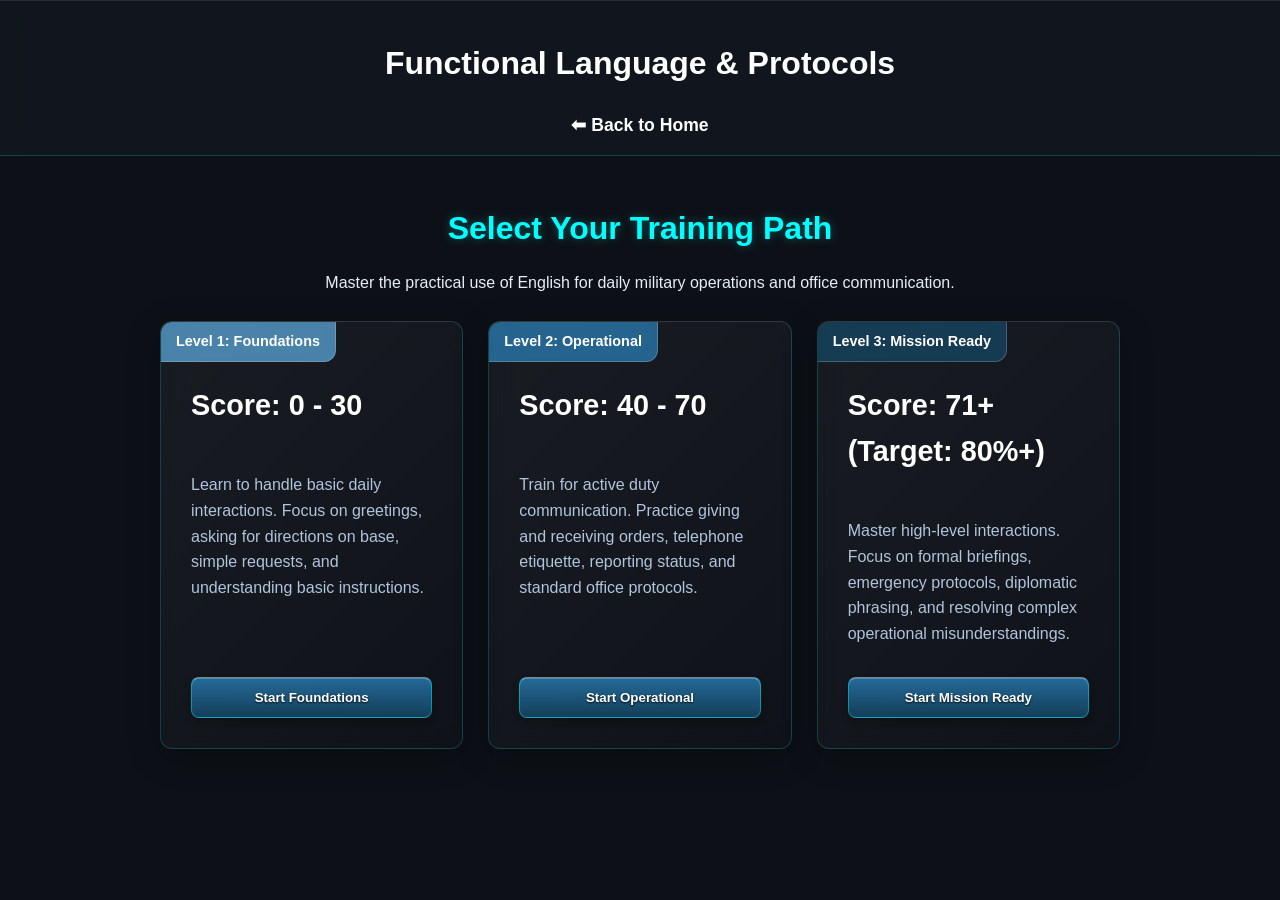
<file: functional.html>
<!DOCTYPE html>
<html lang="en">
<head>
    <meta charset="UTF-8">
    <meta name="viewport" content="width=device-width, initial-scale=1.0">
    <title>ECL Functional Language</title>
    <link rel="stylesheet" href="style.css">
</head>
<body>

<header>
    <h1>Functional Language & Protocols</h1>
    <nav>
        <ul>
            <li><a href="index.html">⬅ Back to Home</a></li>
        </ul>
    </nav>
</header>

<main>
    <section class="level-section">
        <div class="section-header">
            <h2>Select Your Training Path</h2>
            <p>Master the practical use of English for daily military operations and office communication.</p>
        </div>
        
        <div class="levels-grid">
            <div class="level-card beginner">
                <div class="level-badge">Level 1: Foundations</div>
                <h3>Score: 0 - 30</h3>
                <p>Learn to handle basic daily interactions. Focus on greetings, asking for directions on base, simple requests, and understanding basic instructions.</p>
                <button class="btn-study">Start Foundations</button>
            </div>

            <div class="level-card intermediate">
                <div class="level-badge">Level 2: Operational</div>
                <h3>Score: 40 - 70</h3>
                <p>Train for active duty communication. Practice giving and receiving orders, telephone etiquette, reporting status, and standard office protocols.</p>
                <button class="btn-study">Start Operational</button>
            </div>

            <div class="level-card advanced">
                <div class="level-badge">Level 3: Mission Ready</div>
                <h3>Score: 71+ (Target: 80%+)</h3>
                <p>Master high-level interactions. Focus on formal briefings, emergency protocols, diplomatic phrasing, and resolving complex operational misunderstandings.</p>
                <button class="btn-study">Start Mission Ready</button>
            </div>
        </div>
    </section>
</main>

<script src="script.js"></script>
</body>
</html>
</file>
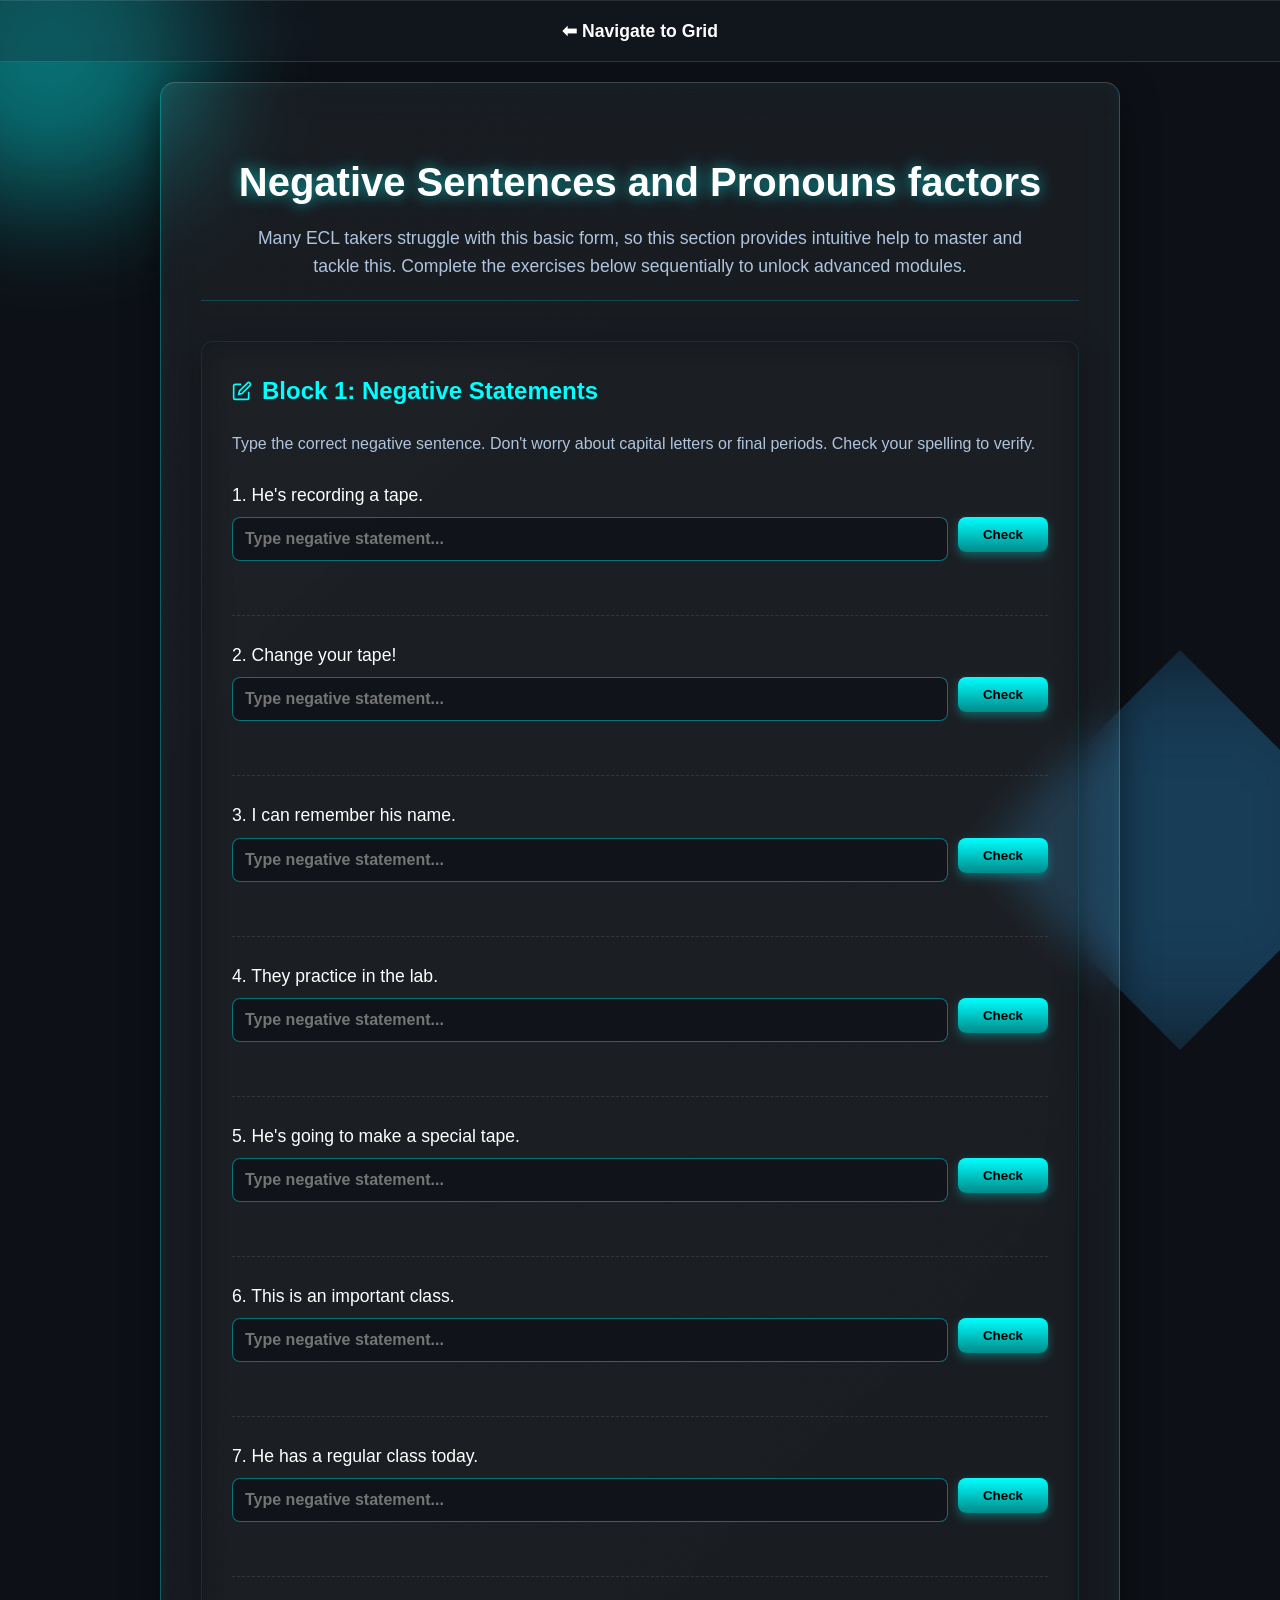
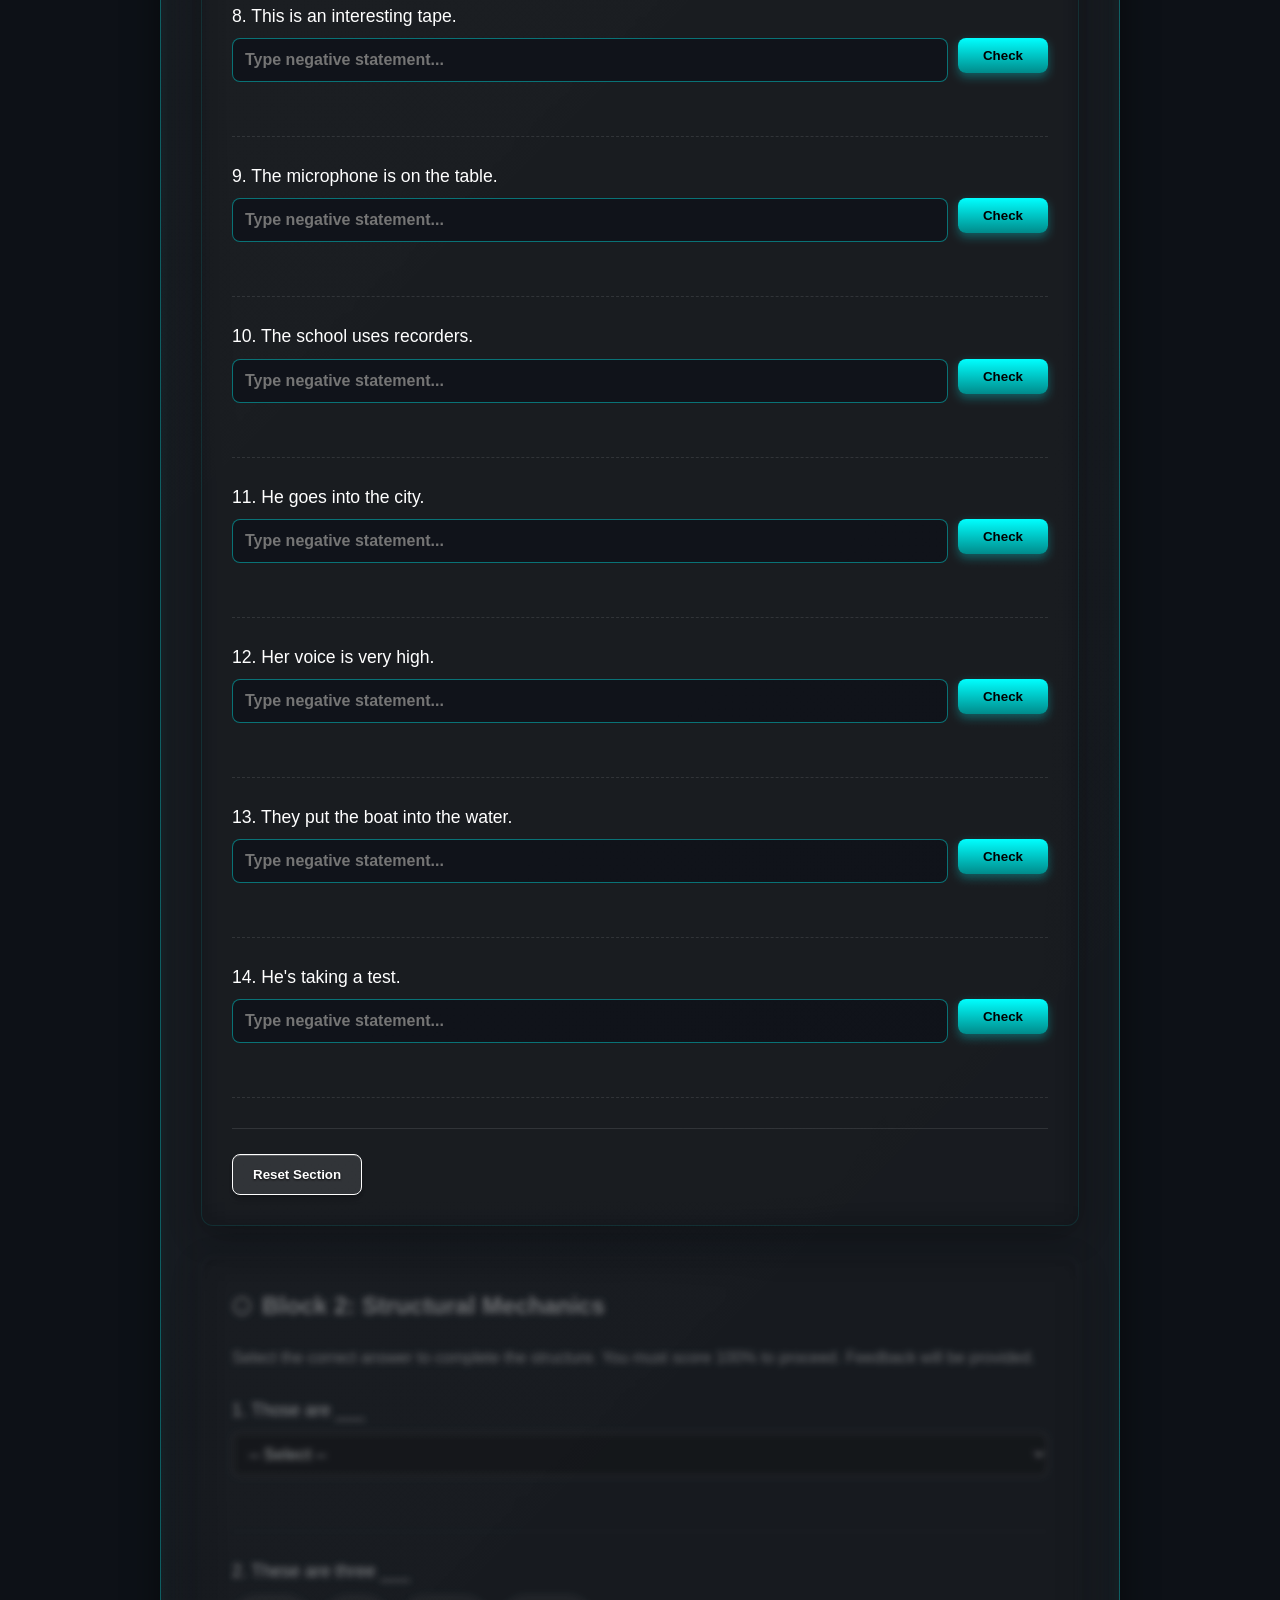
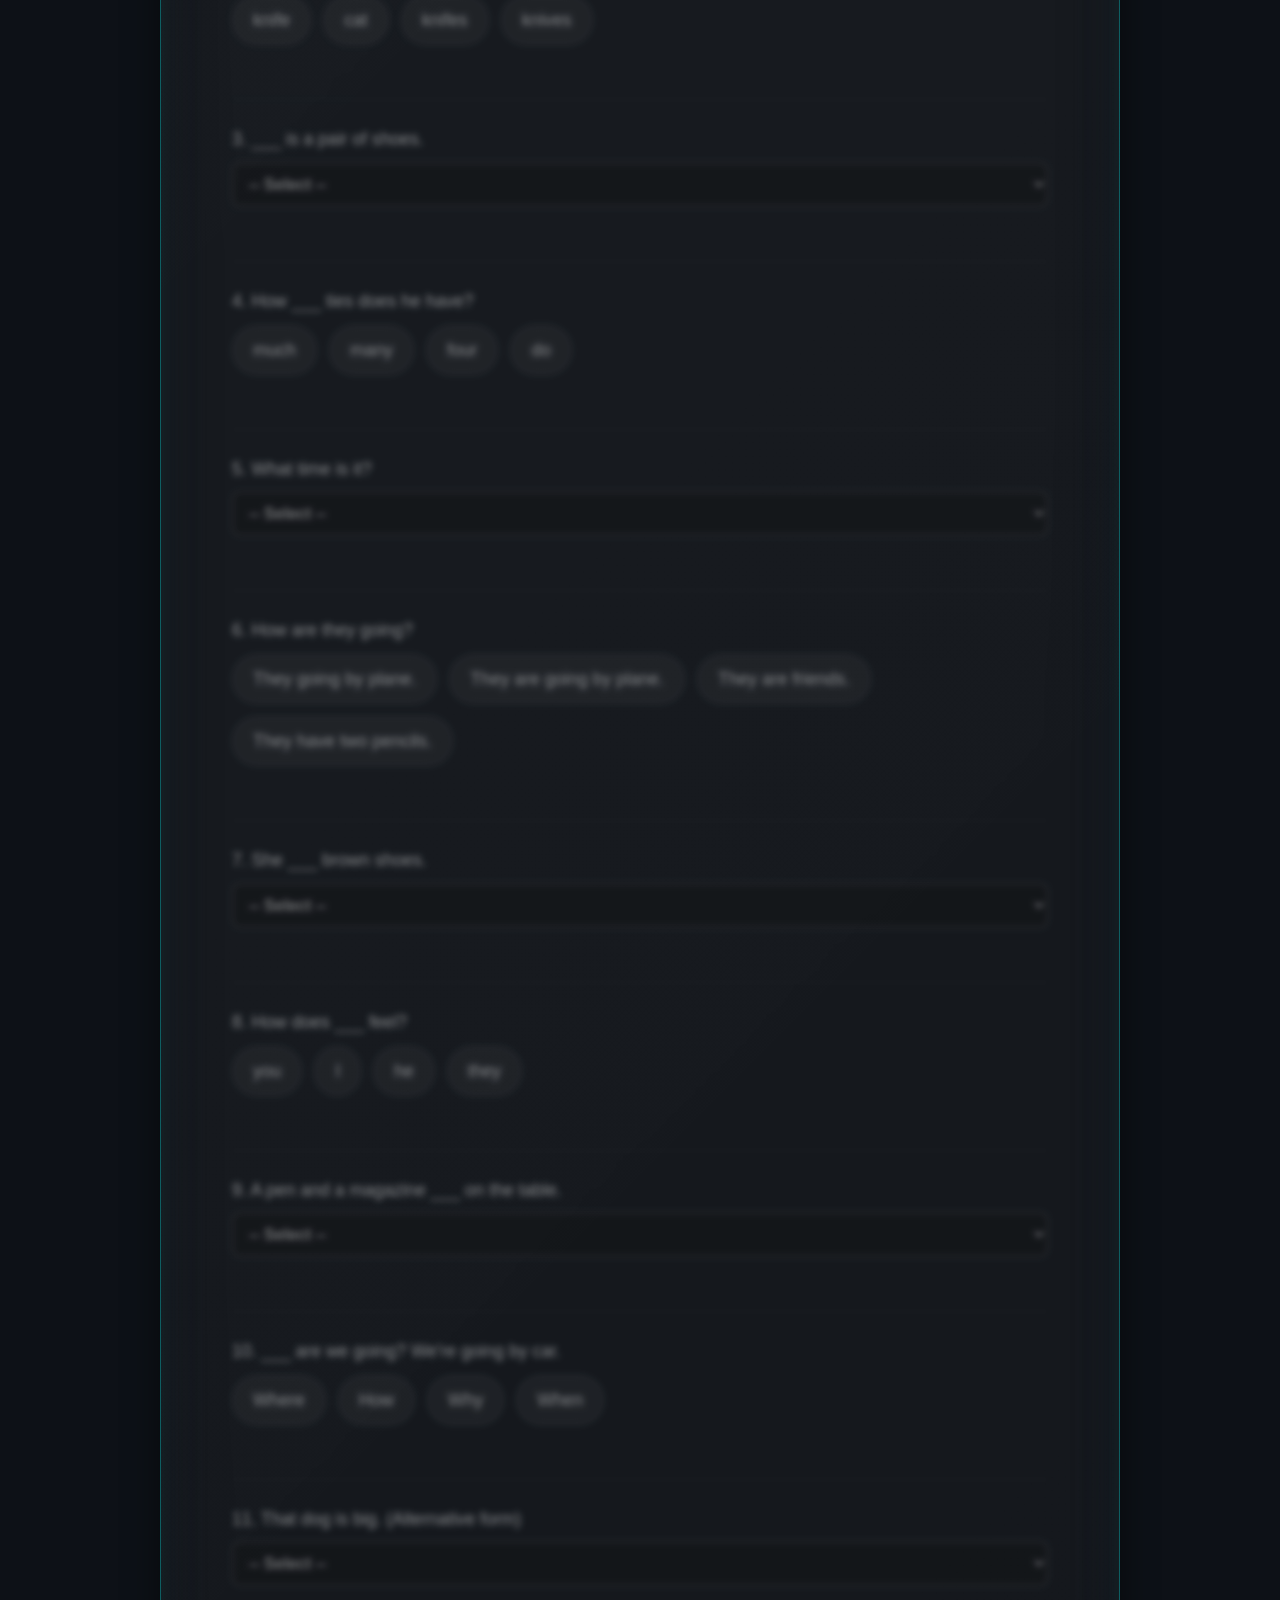
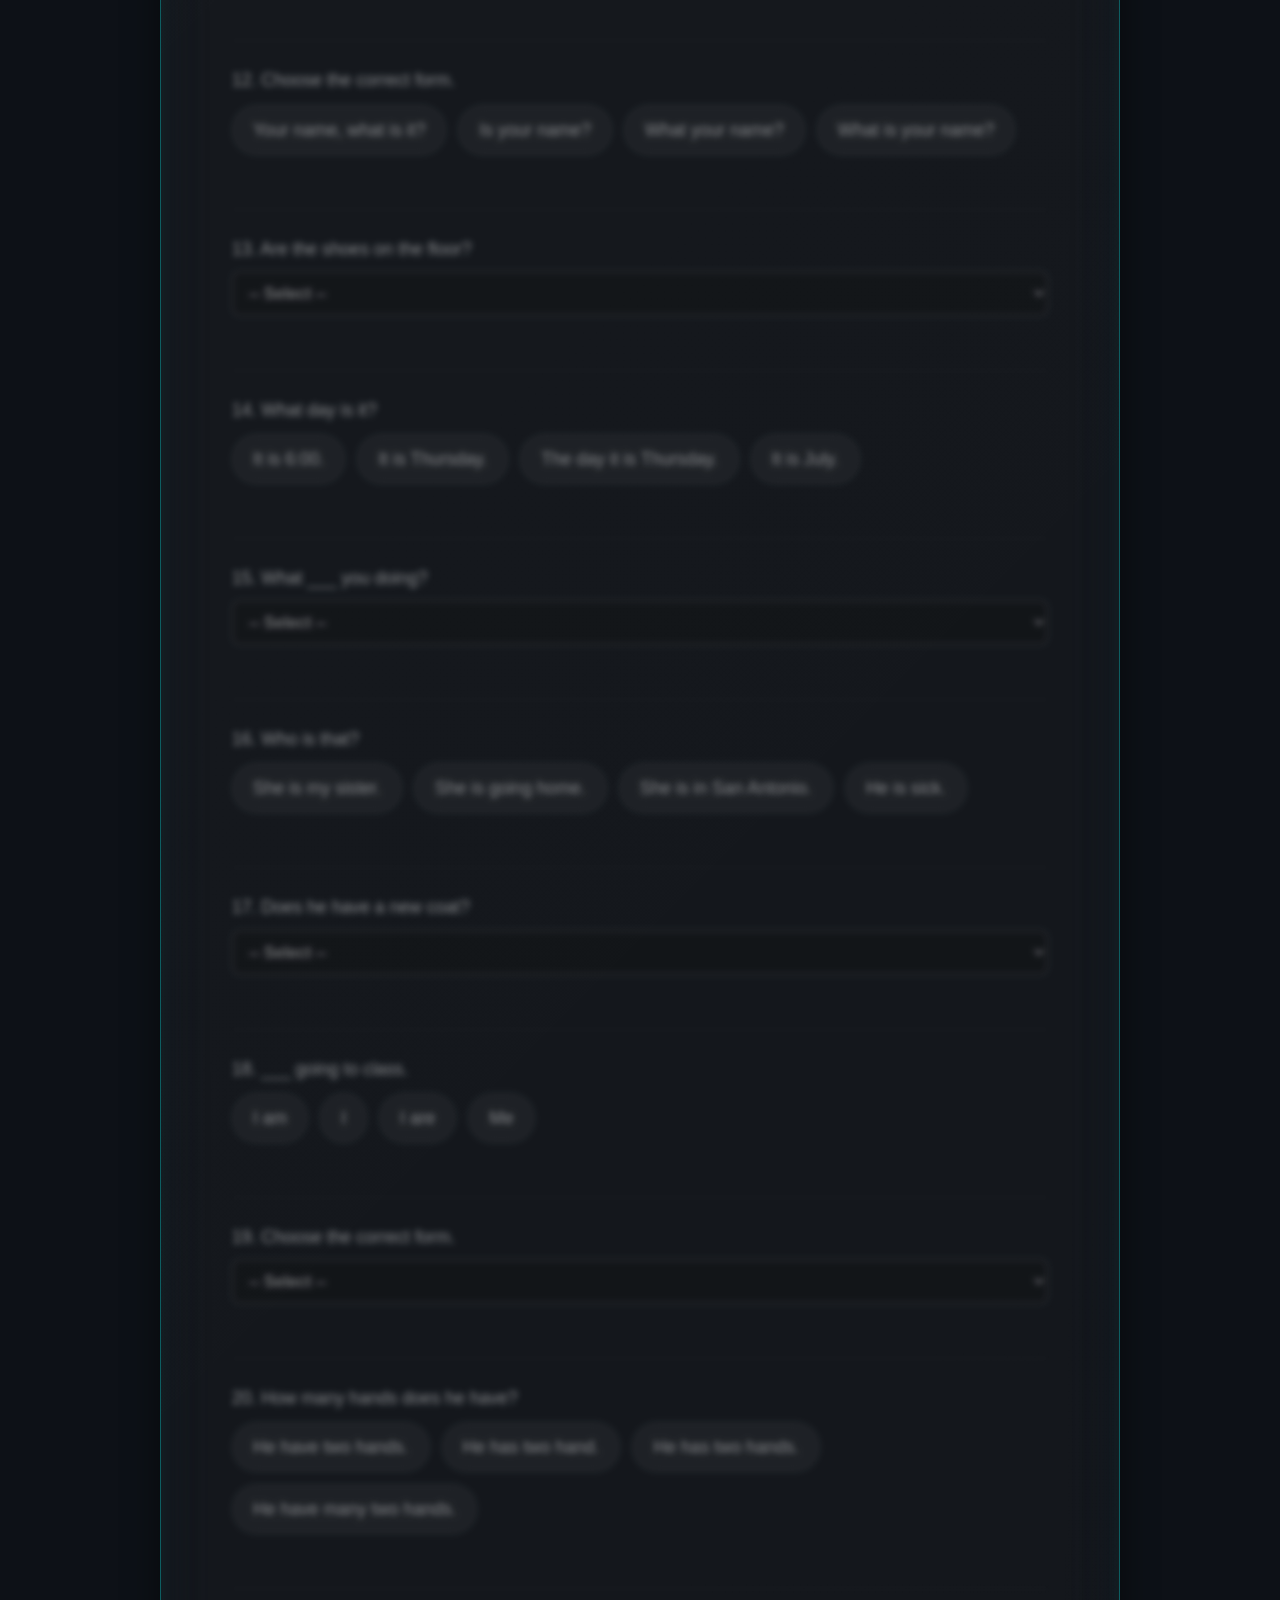
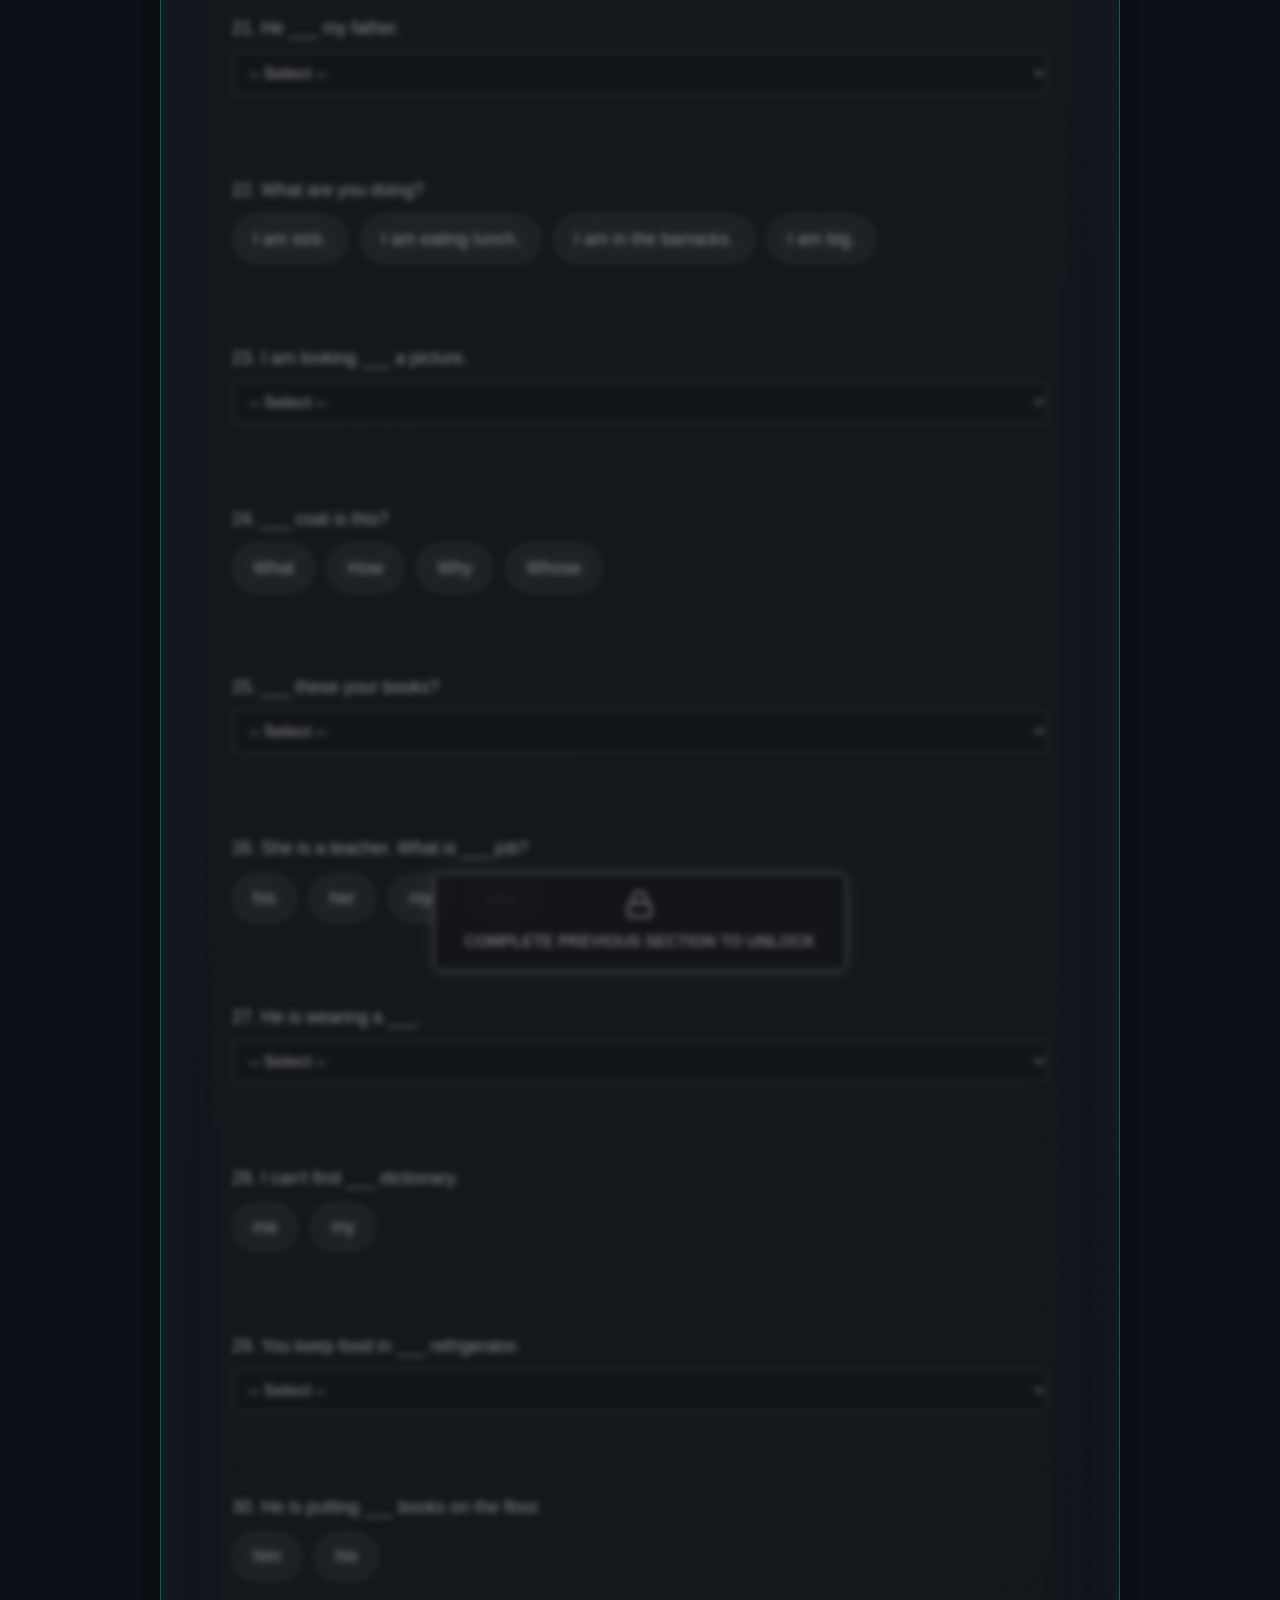
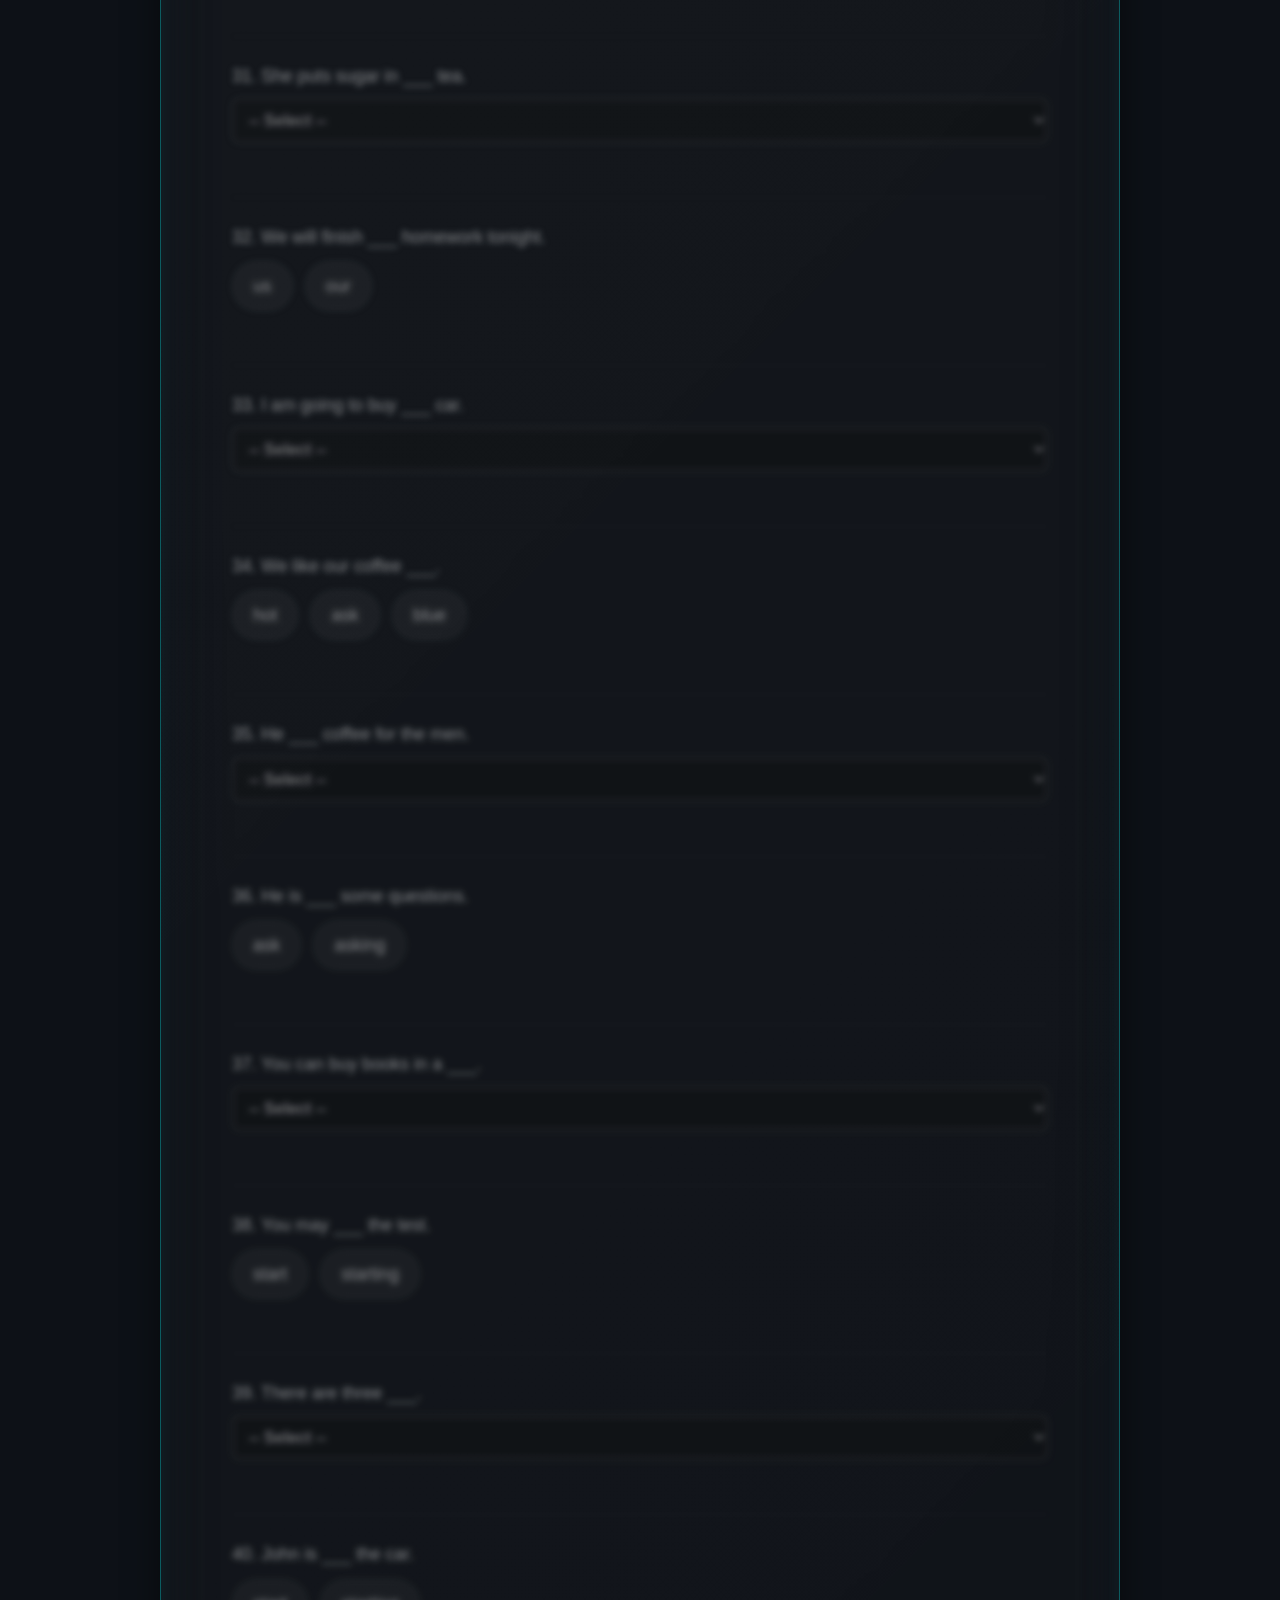
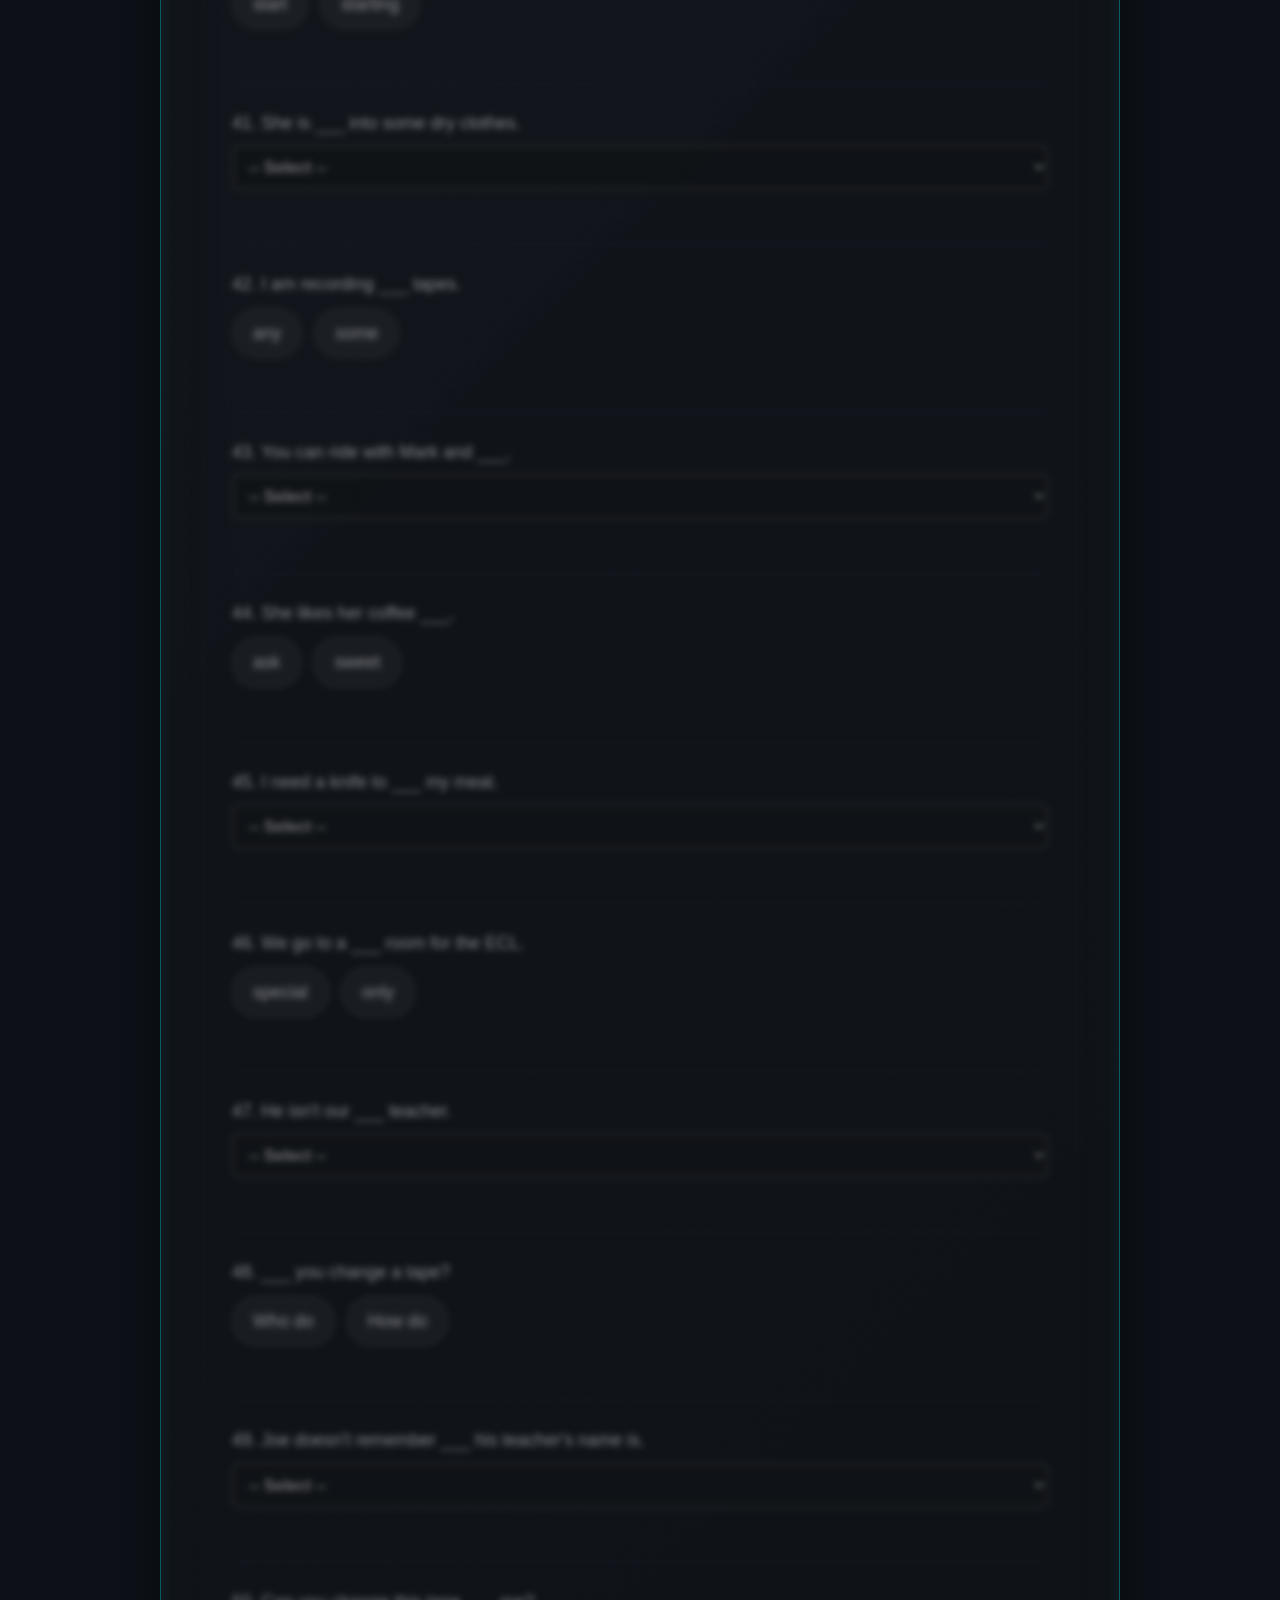
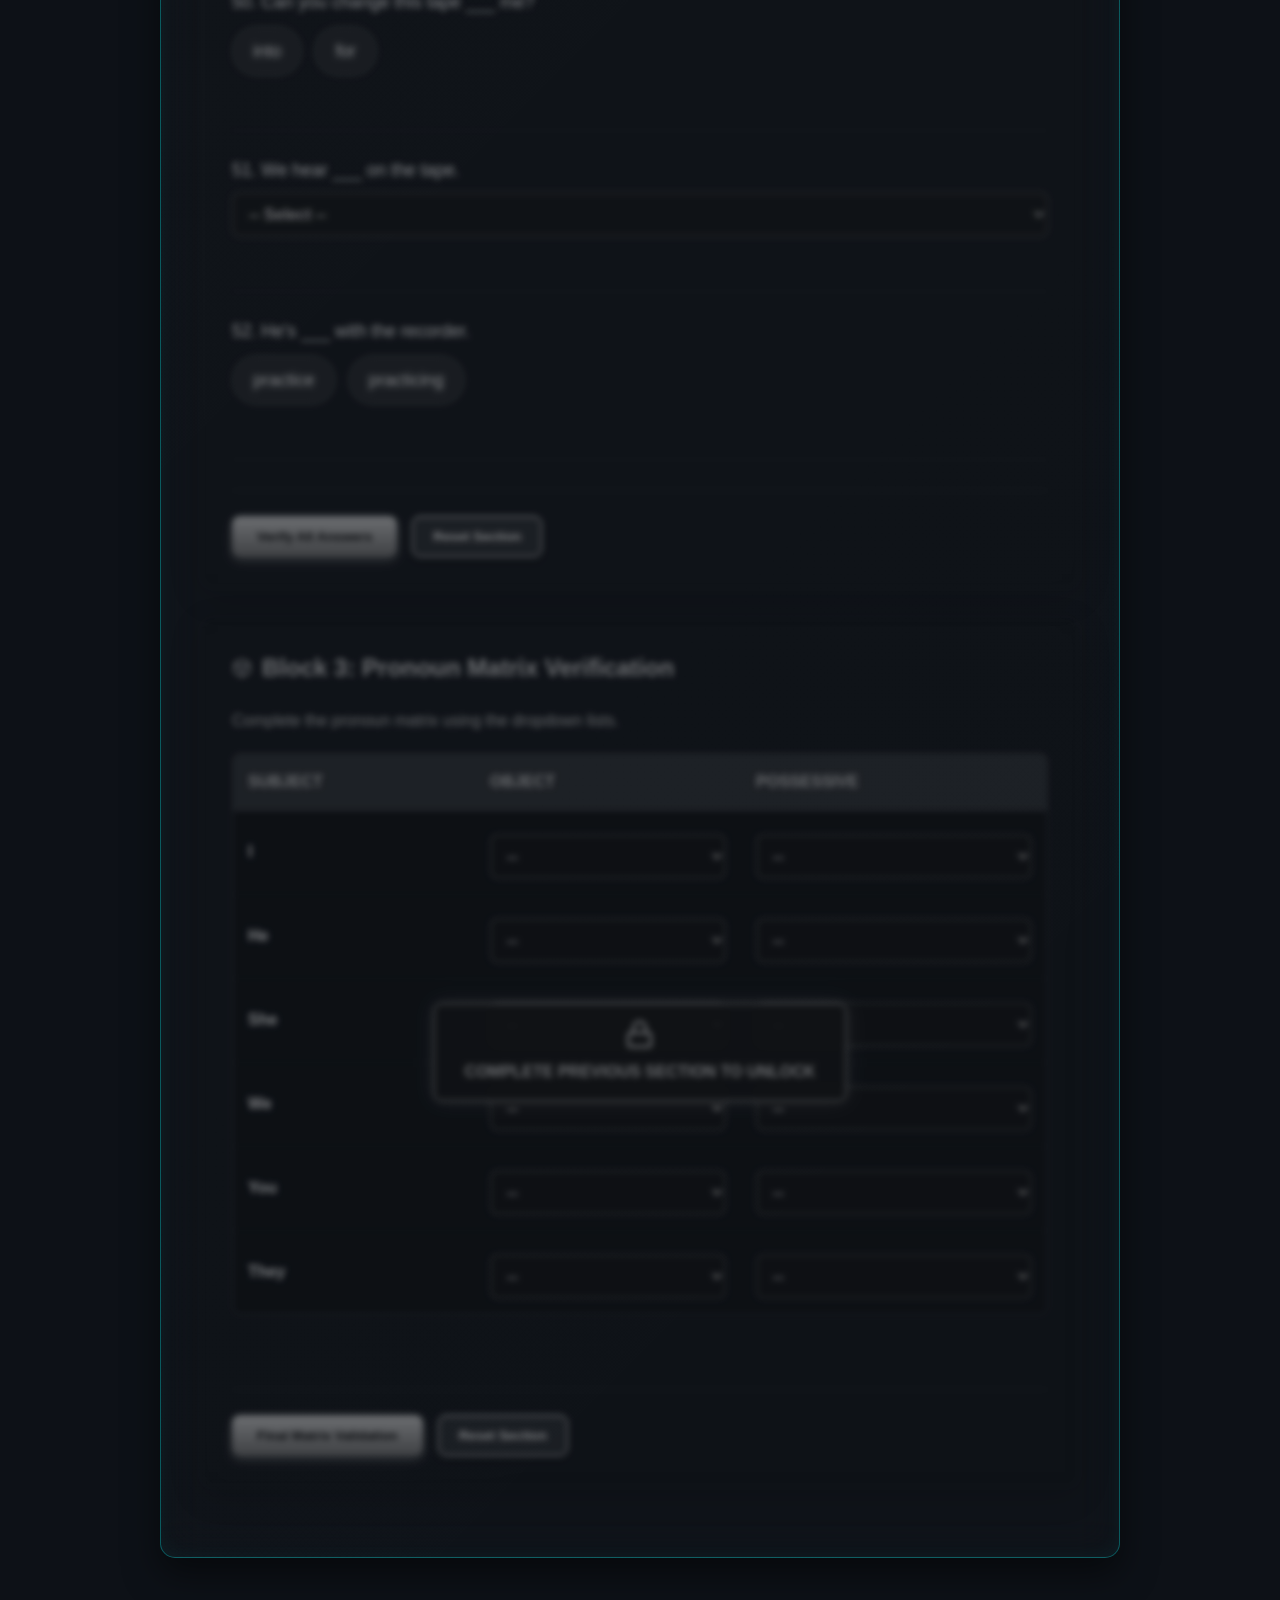
<file: grammar-basic-1.html>
<!DOCTYPE html>
<html lang="en">
<head>
    <meta charset="UTF-8">
    <meta name="viewport" content="width=device-width, initial-scale=1.0">
    <title>ECL Grammar - Level 1: Foundations</title>
    <link rel="stylesheet" href="style.css">
    <style>
        /* --- AERO CYBERPUNK SPECIFIC STYLES --- */
        .cyber-shape-1, .cyber-shape-2 {
            position: fixed; z-index: -1; filter: blur(60px); opacity: 0.4; animation: float 10s infinite alternate;
        }
        .cyber-shape-1 { width: 300px; height: 300px; background: #00FFFF; border-radius: 50%; top: -100px; left: -100px; }
        .cyber-shape-2 { width: 400px; height: 400px; background: #2980b9; clip-path: polygon(50% 0%, 100% 50%, 50% 100%, 0% 50%); bottom: -150px; right: -100px; animation-delay: -5s; }
        @keyframes float { 0% { transform: translateY(0) scale(1); } 100% { transform: translateY(30px) scale(1.1); } }

        /* Main Master Card Container */
        .master-card {
            background: linear-gradient(135deg, rgba(255, 255, 255, 0.05), rgba(255, 255, 255, 0.01));
            backdrop-filter: blur(20px); -webkit-backdrop-filter: blur(20px);
            border: 1px solid rgba(0, 255, 255, 0.3); border-top: 1px solid rgba(255, 255, 255, 0.2);
            border-radius: 15px; padding: 40px; margin-bottom: 40px; color: #e6edf3;
            box-shadow: 0 15px 35px rgba(0, 0, 0, 0.5), inset 0 0 20px rgba(0,255,255,0.05);
        }
        
        .master-header {
            text-align: center; margin-bottom: 40px; padding-bottom: 20px; border-bottom: 1px solid rgba(0,255,255,0.2);
        }
        .master-header h1 {
            color: #ffffff; text-shadow: 0 0 15px rgba(0, 255, 255, 0.6); margin-bottom: 10px; font-size: 2.5rem;
        }
        .master-header p {
            color: #b0c4de; font-size: 1.1rem; max-width: 800px; margin: 0 auto;
        }

        /* Activity Blocks */
        .activity-block {
            background: rgba(0, 0, 0, 0.2); border: 1px solid rgba(0, 255, 255, 0.1);
            border-radius: 12px; padding: 30px; margin-bottom: 30px; transition: all 0.5s ease; position: relative;
        }
        .activity-block h2 { color: #00FFFF; margin-top: 0; font-size: 1.5rem; display: flex; align-items: center; gap: 10px;}

        /* Locked State */
        .locked { filter: grayscale(100%) blur(3px); opacity: 0.5; pointer-events: none; }
        .locked-overlay {
            position: absolute; top: 50%; left: 50%; transform: translate(-50%, -50%);
            background: rgba(13, 17, 23, 0.9); padding: 15px 30px; border-radius: 8px;
            border: 1px solid #00FFFF; color: #00FFFF; font-weight: bold; text-align: center;
            box-shadow: 0 0 20px rgba(0,255,255,0.2); z-index: 10; display: none;
        }
        .locked .locked-overlay { display: block; }

        /* Inputs & Selects */
        input[type="text"], select {
            background: rgba(13, 17, 23, 0.7); border: 1px solid rgba(0, 255, 255, 0.4);
            color: #00FFFF; padding: 12px; border-radius: 8px; font-family: inherit; font-size: 1rem; width: 100%;
            outline: none; transition: 0.3s; margin-top: 8px; font-weight: bold;
        }
        input[type="text"]:focus, select:focus { border-color: #00FFFF; box-shadow: 0 0 15px rgba(0, 255, 255, 0.4); background: rgba(0,0,0,0.8); }

        /* Radio Options */
        .radio-group { display: flex; gap: 12px; flex-wrap: wrap; margin-top: 10px; }
        .radio-label {
            background: rgba(41, 128, 185, 0.2); border: 1px solid rgba(0, 255, 255, 0.2);
            padding: 10px 20px; border-radius: 25px; cursor: pointer; transition: all 0.3s; color: #b0c4de;
        }
        .radio-label:hover { background: rgba(0, 255, 255, 0.1); color: #fff; }
        .radio-input:checked + .radio-label {
            background: rgba(0, 255, 255, 0.8); color: #000; font-weight: bold;
            box-shadow: 0 0 15px rgba(0, 255, 255, 0.6); border-color: #00FFFF;
        }
        .radio-input { display: none; }

        /* Buttons */
        .btn-check {
            background: linear-gradient(to bottom, #00FFFF, #008B8B); color: #000;
            border: none; padding: 10px 25px; border-radius: 8px; cursor: pointer; font-weight: bold;
            transition: all 0.3s; box-shadow: 0 4px 10px rgba(0,255,255,0.3); white-space: nowrap;
        }
        .btn-check:hover { transform: translateY(-2px); box-shadow: 0 6px 20px rgba(0,255,255,0.6); }
        .btn-check:disabled { filter: grayscale(100%); cursor: not-allowed; }
        
        .action-bar { display: flex; gap: 15px; margin-top: 30px; border-top: 1px solid rgba(255,255,255,0.1); padding-top: 25px; flex-wrap: wrap; }
        
        /* Feedback */
        .feedback { margin-top: 10px; font-size: 0.95rem; display: flex; align-items: center; gap: 8px; min-height: 24px;}
        .correct { color: #00FFFF; text-shadow: 0 0 8px rgba(0,255,255,0.5); }
        .incorrect { color: #ff3366; text-shadow: 0 0 8px rgba(255,51,102,0.5); }
        
        .exercise-item { margin-bottom: 25px; padding-bottom: 20px; border-bottom: 1px dashed rgba(255,255,255,0.1); }
        .exercise-item label { font-size: 1.1rem; color: #ffffff; }

        /* Matrix Table */
        table { width: 100%; border-collapse: separate; border-spacing: 0; margin-top: 20px; border-radius: 8px; overflow: hidden; border: 1px solid rgba(0,255,255,0.2); }
        th, td { padding: 15px; text-align: left; border-bottom: 1px solid rgba(255,255,255,0.05); }
        th { background: rgba(0, 255, 255, 0.15); color: #00FFFF; font-weight: bold; text-transform: uppercase; }
        td { background: rgba(0,0,0,0.3); }
        tr:last-child td { border-bottom: none; }
        
        /* Custom SVG Icons */
        .icon { width: 20px; height: 20px; flex-shrink: 0; }
    </style>
</head>
<body>

<div class="cyber-shape-1"></div>
<div class="cyber-shape-2"></div>

<header>
    <nav>
        <ul>
            <li><a href="grammar.html">⬅ Navigate to Grid</a></li>
        </ul>
    </nav>
</header>

<main>
    <div class="master-card">
        <div class="master-header">
            <h1>Negative Sentences and Pronouns factors</h1>
            <p>Many ECL takers struggle with this basic form, so this section provides intuitive help to master and tackle this. Complete the exercises below sequentially to unlock advanced modules.</p>
        </div>

        <section class="activity-block" id="block1">
            <h2>
                <svg class="icon" viewBox="0 0 24 24" fill="none" stroke="#00FFFF" stroke-width="2"><path d="M11 4H4a2 2 0 0 0-2 2v14a2 2 0 0 0 2 2h14a2 2 0 0 0 2-2v-7"></path><path d="M18.5 2.5a2.121 2.121 0 0 1 3 3L12 15l-4 1 1-4 9.5-9.5z"></path></svg>
                Block 1: Negative Statements
            </h2>
            <p style="color:#b0c4de; margin-bottom: 25px;">Type the correct negative sentence. Don't worry about capital letters or final periods. Check your spelling to verify.</p>
            
            <div id="b1-container"></div> <div class="action-bar">
                <button class="btn-study" onclick="resetBlock(1)" style="width: auto; margin:0; background: rgba(255,255,255,0.1); border:1px solid #fff;">Reset Section</button>
                <button class="btn-check" id="btn-next-2" style="display: none;" onclick="scrollToBlock('block2')">Proceed to Block 2 ➔</button>
            </div>
        </section>

        <section class="activity-block locked" id="block2">
            <div class="locked-overlay">
                <svg class="icon" viewBox="0 0 24 24" fill="none" stroke="#00FFFF" stroke-width="2" style="display:block; margin:0 auto 10px; width:30px; height:30px;"><rect x="3" y="11" width="18" height="11" rx="2" ry="2"></rect><path d="M7 11V7a5 5 0 0 1 10 0v4"></path></svg>
                COMPLETE PREVIOUS SECTION TO UNLOCK
            </div>
            <h2>
                <svg class="icon" viewBox="0 0 24 24" fill="none" stroke="#00FFFF" stroke-width="2"><circle cx="12" cy="12" r="10"></circle><line x1="12" y1="16" x2="12" y2="12"></line><line x1="12" y1="8" x2="12.01" y2="8"></line></svg>
                Block 2: Structural Mechanics
            </h2>
            <p style="color:#b0c4de; margin-bottom: 25px;">Select the correct answer to complete the structure. You must score 100% to proceed. Feedback will be provided.</p>

            <div id="b2-container"></div> <div class="action-bar">
                <button class="btn-check" onclick="checkBlock2()">Verify All Answers</button>
                <button class="btn-study" onclick="resetBlock(2)" style="width: auto; margin:0; background: rgba(255,255,255,0.1); border:1px solid #fff;">Reset Section</button>
                <button class="btn-check" id="btn-next-3" style="display: none; background: linear-gradient(to bottom, #f1c40f, #d4ac0d);" onclick="scrollToBlock('block3')">Proceed to Block 3 ➔</button>
            </div>
        </section>

        <section class="activity-block locked" id="block3">
            <div class="locked-overlay">
                <svg class="icon" viewBox="0 0 24 24" fill="none" stroke="#00FFFF" stroke-width="2" style="display:block; margin:0 auto 10px; width:30px; height:30px;"><rect x="3" y="11" width="18" height="11" rx="2" ry="2"></rect><path d="M7 11V7a5 5 0 0 1 10 0v4"></path></svg>
                COMPLETE PREVIOUS SECTION TO UNLOCK
            </div>
            <h2>
                <svg class="icon" viewBox="0 0 24 24" fill="none" stroke="#00FFFF" stroke-width="2"><path d="M21 16V8a2 2 0 0 0-1-1.73l-7-4a2 2 0 0 0-2 0l-7 4A2 2 0 0 0 3 8v8a2 2 0 0 0 1 1.73l7 4a2 2 0 0 0 2 0l7-4A2 2 0 0 0 21 16z"></path><polyline points="3.27 6.96 12 12.01 20.73 6.96"></polyline><line x1="12" y1="22.08" x2="12" y2="12"></line></svg>
                Block 3: Pronoun Matrix Verification
            </h2>
            <p style="color:#b0c4de;">Complete the pronoun matrix using the dropdown lists.</p>

            <div id="b3-container"></div> <div id="b3-feedback" class="feedback" style="margin-top: 20px; font-size: 1.2rem;"></div>

            <div class="action-bar">
                <button class="btn-check" onclick="checkBlock3()">Final Matrix Validation</button>
                <button class="btn-study" onclick="resetBlock(3)" style="width: auto; margin:0; background: rgba(255,255,255,0.1); border:1px solid #fff;">Reset Section</button>
            </div>
        </section>
    </div>
</main>

<script>
    /* --- ICONS --- */
    const iconCheck = `<svg class="icon" viewBox="0 0 24 24" fill="none" stroke="currentColor" stroke-width="3" stroke-linecap="round" stroke-linejoin="round"><polyline points="20 6 9 17 4 12"></polyline></svg>`;
    const iconCross = `<svg class="icon" viewBox="0 0 24 24" fill="none" stroke="currentColor" stroke-width="3" stroke-linecap="round" stroke-linejoin="round"><line x1="18" y1="6" x2="6" y2="18"></line><line x1="6" y1="6" x2="18" y2="18"></line></svg>`;
    const iconVoice = `<svg class="icon" viewBox="0 0 24 24" fill="none" stroke="currentColor" stroke-width="2" stroke-linecap="round" stroke-linejoin="round"><polygon points="11 5 6 9 2 9 2 15 6 15 11 19 11 5"></polygon><path d="M19.07 4.93a10 10 0 0 1 0 14.14M15.54 8.46a5 5 0 0 1 0 7.07"></path></svg>`;

    /* --- DATA: BLOCK 1 --- */
    const b1Data = [
        { q: "He's recording a tape.", a: ["he isn't recording a tape", "he is not recording a tape"] },
        { q: "Change your tape!", a: ["don't change your tape", "do not change your tape"] },
        { q: "I can remember his name.", a: ["i can't remember his name", "i cannot remember his name"] },
        { q: "They practice in the lab.", a: ["they don't practice in the lab", "they do not practice in the lab"] },
        { q: "He's going to make a special tape.", a: ["he isn't going to make a special tape", "he is not going to make a special tape"] },
        { q: "This is an important class.", a: ["this isn't an important class", "this is not an important class"] },
        { q: "He has a regular class today.", a: ["he doesn't have a regular class today", "he does not have a regular class today"] },
        { q: "This is an interesting tape.", a: ["this isn't an interesting tape", "this is not an interesting tape"] },
        { q: "The microphone is on the table.", a: ["the microphone isn't on the table", "the microphone is not on the table"] },
        { q: "The school uses recorders.", a: ["the school doesn't use recorders", "the school does not use recorders"] },
        { q: "He goes into the city.", a: ["he doesn't go into the city", "he does not go into the city"] },
        { q: "Her voice is very high.", a: ["her voice isn't very high", "her voice is not very high"] },
        { q: "They put the boat into the water.", a: ["they don't put the boat into the water", "they do not put the boat into the water"] },
        { q: "He's taking a test.", a: ["he isn't taking a test", "he is not taking a test"] }
    ];

    /* --- DATA: BLOCK 2 (Combined 52 Questions) --- */
    const b2Data = [
        { q: "Those are ___", opts: ["car", "door", "pens", "spoon"], ans: "pens", expl: "'Those' is plural, requiring a plural noun." },
        { q: "These are three ___", opts: ["knife", "cat", "knifes", "knives"], ans: "knives", expl: "The irregular plural of knife is 'knives'." },
        { q: "___ is a pair of shoes.", opts: ["This", "Them", "Those", "These"], ans: "This", expl: "'A pair' is singular, so it takes 'This'." },
        { q: "How ___ ties does he have?", opts: ["much", "many", "four", "do"], ans: "many", expl: "'Ties' is countable, so we use 'many'." },
        { q: "What time is it?", opts: ["It's 5:00.", "Is 5:00.", "It 5:00.", "It are 5:00."], ans: "It's 5:00.", expl: "Time requires the subject 'It' and verb 'is'." },
        { q: "How are they going?", opts: ["They going by plane.", "They are going by plane.", "They are friends.", "They have two pencils."], ans: "They are going by plane.", expl: "Proper present continuous structure requires 'are going'." },
        { q: "She ___ brown shoes.", opts: ["has", "have", "his", "is"], ans: "has", expl: "Third person singular takes 'has'." },
        { q: "How does ___ feel?", opts: ["you", "I", "he", "they"], ans: "he", expl: "'does' is used with third person singular (he/she/it)." },
        { q: "A pen and a magazine ___ on the table.", opts: ["is", "they is", "they are", "are"], ans: "are", expl: "Compound subjects connected by 'and' take a plural verb." },
        { q: "___ are we going? We're going by car.", opts: ["Where", "How", "Why", "When"], ans: "How", expl: "Asking about the method of transportation uses 'How'." },
        { q: "That dog is big. (Alternative form)", opts: ["It is a dog big.", "The dog it is big.", "It is a big dog.", "It a big dog."], ans: "It is a big dog.", expl: "Adjectives come before the noun." },
        { q: "Choose the correct form.", opts: ["Your name, what is it?", "Is your name?", "What your name?", "What is your name?"], ans: "What is your name?", expl: "Standard interrogative structure." },
        { q: "Are the shoes on the floor?", opts: ["Yes, it is.", "No, they are.", "No, they aren't.", "Yes, they aren't."], ans: "No, they aren't.", expl: "'Shoes' is plural, requiring 'they aren't'." },
        { q: "What day is it?", opts: ["It is 6:00.", "It is Thursday.", "The day it is Thursday.", "It is July."], ans: "It is Thursday.", expl: "Days of the week answer 'What day'." },
        { q: "What ___ you doing?", opts: ["is", "can", "does", "are"], ans: "are", expl: "The pronoun 'you' pairs with 'are' in present continuous." },
        { q: "Who is that?", opts: ["She is my sister.", "She is going home.", "She is in San Antonio.", "He is sick."], ans: "She is my sister.", expl: "'Who' asks for a person's identity." },
        { q: "Does he have a new coat?", opts: ["No, he don't.", "Yes, he do.", "Yes, he doesn't.", "Yes, he does."], ans: "Yes, he does.", expl: "Affirmative short answer for 'Does he...' is 'Yes, he does'." },
        { q: "___ going to class.", opts: ["I am", "I", "I are", "Me"], ans: "I am", expl: "Requires subject and 'be' verb." },
        { q: "Choose the correct form.", opts: ["I have shoes brown.", "Me have brown shoes.", "I have brown shoes.", "I has brown shoes."], ans: "I have brown shoes.", expl: "Adjectives precede nouns." },
        { q: "How many hands does he have?", opts: ["He have two hands.", "He has two hand.", "He has two hands.", "He have many two hands."], ans: "He has two hands.", expl: "'He' takes 'has', and 'hands' must be plural." },
        { q: "He ___ my father.", opts: ["is", "are", "am", "aren't"], ans: "is", expl: "'He' pairs with 'is'." },
        { q: "What are you doing?", opts: ["I am sick.", "I am eating lunch.", "I am in the barracks.", "I am big."], ans: "I am eating lunch.", expl: "Asks for an action in progress." },
        { q: "I am looking ___ a picture.", opts: ["to", "in", "on", "at"], ans: "at", expl: "The correct preposition for looking is 'at'." },
        { q: "___ coat is this?", opts: ["What", "How", "Why", "Whose"], ans: "Whose", expl: "'Whose' indicates possession." },
        { q: "___ these your books?", opts: ["Isn't", "Aren't", "Doesn't", "Can't"], ans: "Aren't", expl: "'Books' is plural, requiring 'Aren't'." },
        { q: "She is a teacher. What is ___ job?", opts: ["his", "her", "my", "your"], ans: "her", expl: "Possessive adjective for a female is 'her'." },
        { q: "He is wearing a ___.", opts: ["pencil", "hat", "shoes", "book"], ans: "hat", expl: "A hat is an item of clothing you can wear." },
        // General section follows
        { q: "I can't find ___ dictionary.", opts: ["me", "my"], ans: "my", expl: "Requires a possessive adjective." },
        { q: "You keep food in ___ refrigerator.", opts: ["your", "yours"], ans: "your", expl: "Requires a possessive adjective before the noun." },
        { q: "He is putting ___ books on the floor.", opts: ["him", "his"], ans: "his", expl: "Requires a possessive adjective." },
        { q: "She puts sugar in ___ tea.", opts: ["her", "she"], ans: "her", expl: "Requires a possessive adjective." },
        { q: "We will finish ___ homework tonight.", opts: ["us", "our"], ans: "our", expl: "Possessive adjective for 'we' is 'our'." },
        { q: "I am going to buy ___ car.", opts: ["they", "their"], ans: "their", expl: "Possessive adjective for 'they'." },
        { q: "We like our coffee ___.", opts: ["hot", "ask", "blue"], ans: "hot", expl: "Adjective describing the state of the coffee." },
        { q: "He ___ coffee for the men.", opts: ["make", "makes"], ans: "makes", expl: "Third person singular present tense." },
        { q: "He is ___ some questions.", opts: ["ask", "asking"], ans: "asking", expl: "Present continuous requires the -ing form." },
        { q: "You can buy books in a ___.", opts: ["bookstore", "restaurant"], ans: "bookstore", expl: "Logical vocabulary match." },
        { q: "You may ___ the test.", opts: ["start", "starting"], ans: "start", expl: "Modals are followed by the base verb." },
        { q: "There are three ___.", opts: ["bookstore", "bookstores"], ans: "bookstores", expl: "Number 'three' requires a plural noun." },
        { q: "John is ___ the car.", opts: ["start", "starting"], ans: "starting", expl: "Present continuous requires -ing." },
        { q: "She is ___ into some dry clothes.", opts: ["change", "changing"], ans: "changing", expl: "Present continuous requires -ing." },
        { q: "I am recording ___ tapes.", opts: ["any", "some"], ans: "some", expl: "'Some' is used in affirmative statements." },
        { q: "You can ride with Mark and ___.", opts: ["I", "me"], ans: "me", expl: "Object pronoun follows a preposition (with)." },
        { q: "She likes her coffee ___.", opts: ["ask", "sweet"], ans: "sweet", expl: "Adjective describing coffee." },
        { q: "I need a knife to ___ my meat.", opts: ["use", "cut"], ans: "cut", expl: "Logical action with a knife." },
        { q: "We go to a ___ room for the ECL.", opts: ["special", "only"], ans: "special", expl: "Contextual vocabulary fit." },
        { q: "He isn't our ___ teacher.", opts: ["regular", "change"], ans: "regular", expl: "Adjective describing the noun." },
        { q: "___ you change a tape?", opts: ["Who do", "How do"], ans: "How do", expl: "Asking about the process." },
        { q: "Joe doesn't remember ___ his teacher's name is.", opts: ["what", "how"], ans: "what", expl: "Asking for specific information (a name)." },
        { q: "Can you change this tape ___ me?", opts: ["into", "for"], ans: "for", expl: "Preposition indicating beneficiary." },
        { q: "We hear ___ on the tape.", opts: ["voice", "voices"], ans: "voices", expl: "Plural noun works best here contextually without an article." },
        { q: "He's ___ with the recorder.", opts: ["practice", "practicing"], ans: "practicing", expl: "Present continuous." }
    ];

    /* --- DATA: BLOCK 3 --- */
    const b3Data = [
        { sub: "I", obj: ["me","him","us"], objAns: "me", pos: ["mine","my","ours"], posAns: "mine" },
        { sub: "He", obj: ["him","her","them"], objAns: "him", pos: ["his","hers","theirs"], posAns: "his" },
        { sub: "She", obj: ["her","him","me"], objAns: "her", pos: ["hers","ours","yours"], posAns: "hers" },
        { sub: "We", obj: ["us","them","you"], objAns: "us", pos: ["ours","mine","theirs"], posAns: "ours" },
        { sub: "You", obj: ["you","me","us"], objAns: "you", pos: ["yours","his","hers"], posAns: "yours" },
        { sub: "They", obj: ["them","us","him"], objAns: "them", pos: ["theirs","ours","yours"], posAns: "theirs" }
    ];

    let b1Scores = new Array(b1Data.length).fill(false);

    /* --- RENDER FUNCTIONS --- */
    window.onload = () => {
        renderBlock1();
        renderBlock2();
        renderBlock3();
    };

    function renderBlock1() {
        const container = document.getElementById('b1-container');
        let html = '';
        b1Data.forEach((item, index) => {
            html += `
            <div class="exercise-item">
                <label>${index + 1}. ${item.q}</label><br>
                <div style="display: flex; gap: 10px; align-items: flex-start;">
                    <div style="flex-grow:1;">
                        <input type="text" id="b1-q${index}" placeholder="Type negative statement..." onkeydown="if(event.key==='Enter') checkB1(${index})">
                        <div id="b1-f${index}" class="feedback"></div>
                    </div>
                    <button class="btn-check" style="margin-top:8px;" onclick="checkB1(${index})">Check</button>
                </div>
            </div>`;
        });
        container.innerHTML = html;
    }

    function renderBlock2() {
        const container = document.getElementById('b2-container');
        let html = '';
        b2Data.forEach((item, index) => {
            html += `<div class="exercise-item"><label>${index + 1}. ${item.q}</label><br>`;
            // Alternate between select and radio for variety
            if (index % 2 === 0) {
                html += `<select id="b2-q${index}"><option value="">-- Select --</option>`;
                item.opts.forEach(opt => { html += `<option value="${opt}">${opt}</option>`; });
                html += `</select>`;
            } else {
                html += `<div class="radio-group">`;
                item.opts.forEach((opt, i) => {
                    html += `
                    <input type="radio" name="b2-q${index}" id="b2-q${index}-${i}" value="${opt}" class="radio-input">
                    <label for="b2-q${index}-${i}" class="radio-label">${opt}</label>`;
                });
                html += `</div>`;
            }
            html += `<div id="b2-f${index}" class="feedback"></div></div>`;
        });
        container.innerHTML = html;
    }

    function renderBlock3() {
        const container = document.getElementById('b3-container');
        let html = `<table><tr><th>SUBJECT</th><th>OBJECT</th><th>POSSESSIVE</th></tr>`;
        b3Data.forEach((item, index) => {
            html += `<tr><td><strong>${item.sub}</strong></td><td><select id="b3-obj-${index}"><option value="">--</option>`;
            item.obj.forEach(opt => html += `<option value="${opt}">${opt}</option>`);
            html += `</select></td><td><select id="b3-pos-${index}"><option value="">--</option>`;
            item.pos.forEach(opt => html += `<option value="${opt}">${opt}</option>`);
            html += `</select></td></tr>`;
        });
        html += `</table>`;
        container.innerHTML = html;
    }

    /* --- LOGIC: BLOCK 1 --- */
    function checkB1(index) {
        let inputEl = document.getElementById(`b1-q${index}`);
        let feedEl = document.getElementById(`b1-f${index}`);
        let val = inputEl.value.replace(/[.!?]+$/, '').replace(/\s+/g, ' ').trim().toLowerCase();
        
        if (b1Data[index].a.includes(val)) {
            feedEl.innerHTML = `${iconCheck} Correct! Speak it: <span style="color:#f1c40f; margin-left:5px;">"${inputEl.value}"</span> ${iconVoice}`;
            feedEl.className = "feedback correct";
            inputEl.style.borderColor = "#00FFFF";
            b1Scores[index] = true;
        } else {
            feedEl.innerHTML = `${iconCross} Incorrect structure. Keep trying.`;
            feedEl.className = "feedback incorrect";
            inputEl.style.borderColor = "#ff3366";
            b1Scores[index] = false;
        }
        checkB1Progress();
    }

    function checkB1Progress() {
        if (b1Scores.every(v => v === true)) {
            document.getElementById("block2").classList.remove("locked");
            document.getElementById("btn-next-2").style.display = "inline-block";
        }
    }

    /* --- LOGIC: BLOCK 2 --- */
    function checkBlock2() {
        let allCorrect = true;
        b2Data.forEach((item, index) => {
            let val = "";
            let feedEl = document.getElementById(`b2-f${index}`);
            if (index % 2 === 0) {
                val = document.getElementById(`b2-q${index}`).value;
            } else {
                val = document.querySelector(`input[name="b2-q${index}"]:checked`)?.value || "";
            }

            if (val === item.ans) {
                feedEl.innerHTML = `${iconCheck} ${item.expl}`;
                feedEl.className = "feedback correct";
            } else {
                feedEl.innerHTML = `${iconCross} Review: ${item.expl}`;
                feedEl.className = "feedback incorrect";
                allCorrect = false;
            }
        });

        if (allCorrect) {
            document.getElementById("block3").classList.remove("locked");
            document.getElementById("btn-next-3").style.display = "inline-block";
        } else {
            alert("SYSTEM ALERT: Incorrect answers detected. Review the red feedback elements and try again.");
        }
    }

    /* --- LOGIC: BLOCK 3 --- */
    function checkBlock3() {
        let allCorrect = true;
        b3Data.forEach((item, index) => {
            let objVal = document.getElementById(`b3-obj-${index}`).value;
            let posVal = document.getElementById(`b3-pos-${index}`).value;
            
            if(objVal !== item.objAns || posVal !== item.posAns) {
                allCorrect = false;
            }
        });

        let feedEl = document.getElementById('b3-feedback');
        if (allCorrect) {
            feedEl.innerHTML = `${iconCheck} CONGRATULATIONS! Matrix successfully verified. Module complete!`;
            feedEl.className = "feedback correct";
        } else {
            feedEl.innerHTML = `${iconCross} Matrix corruption. Check your pronoun alignments.`;
            feedEl.className = "feedback incorrect";
        }
    }

    /* --- HELPERS --- */
    function resetBlock(blockNum) {
        if (blockNum === 1) {
            b1Scores.fill(false);
            b1Data.forEach((_, i) => {
                document.getElementById(`b1-q${i}`).value = "";
                document.getElementById(`b1-q${i}`).style.borderColor = "rgba(0, 255, 255, 0.4)";
                document.getElementById(`b1-f${i}`).innerHTML = "";
            });
            document.getElementById("block2").classList.add("locked");
            document.getElementById("btn-next-2").style.display = "none";
        } else if (blockNum === 2) {
            b2Data.forEach((_, i) => {
                if (i % 2 === 0) { document.getElementById(`b2-q${i}`).value = ""; } 
                else { document.querySelectorAll(`input[name="b2-q${i}"]`).forEach(r => r.checked = false); }
                document.getElementById(`b2-f${i}`).innerHTML = "";
            });
            document.getElementById("block3").classList.add("locked");
            document.getElementById("btn-next-3").style.display = "none";
        } else if (blockNum === 3) {
            b3Data.forEach((_, i) => {
                document.getElementById(`b3-obj-${i}`).value = "";
                document.getElementById(`b3-pos-${i}`).value = "";
            });
            document.getElementById('b3-feedback').innerHTML = "";
        }
    }

    function scrollToBlock(id) { document.getElementById(id).scrollIntoView({ behavior: 'smooth' }); }
</script>
</body>
</html>
</file>
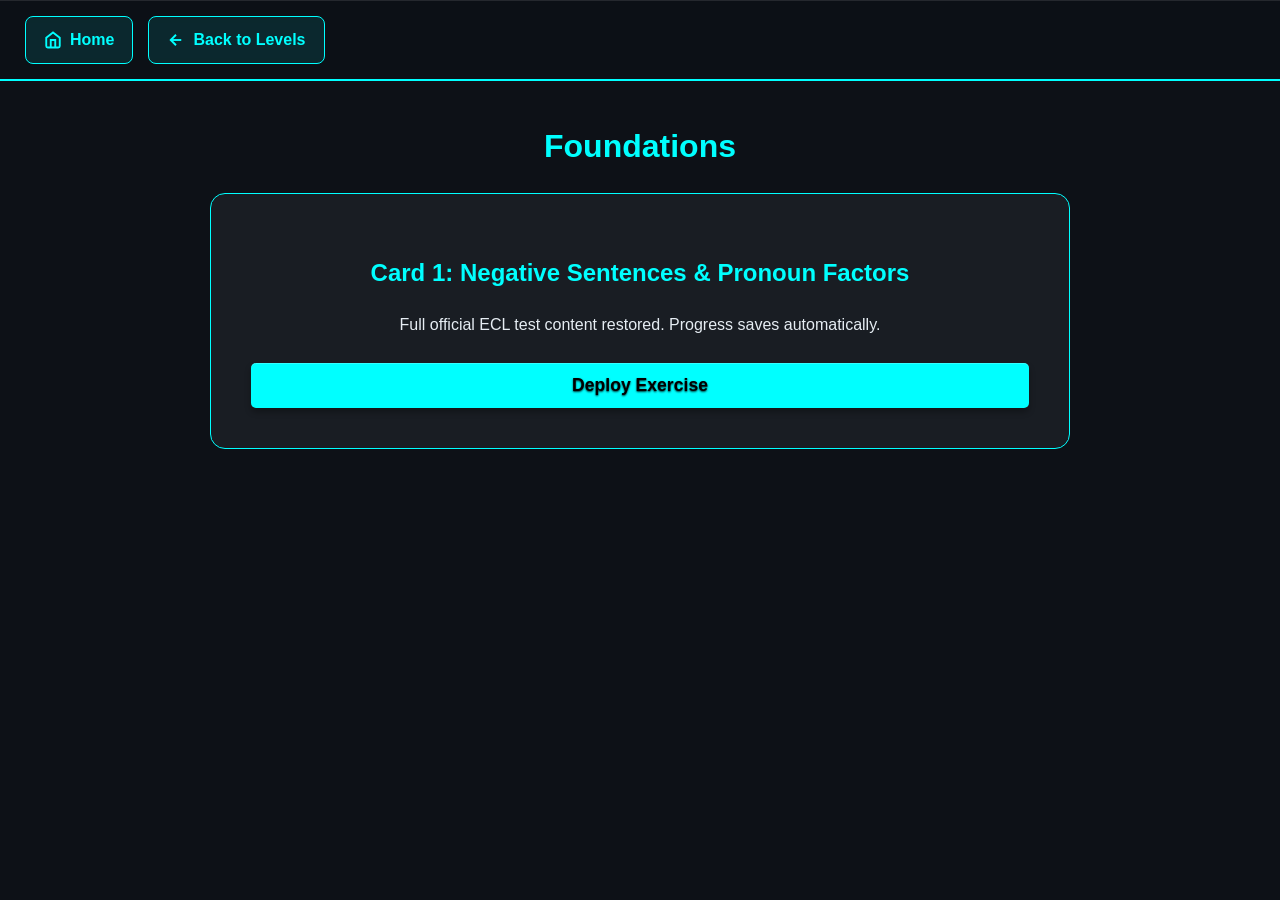
<file: grammar-foundations.html>
<!DOCTYPE html>
<html lang="en">
<head>
    <meta charset="UTF-8">
    <meta name="viewport" content="width=device-width, initial-scale=1.0">
    <title>ECL Level 1: Foundations</title>
    <link rel="stylesheet" href="style.css">
    <style>
        .top-nav { position: sticky; top: 0; z-index: 1000; background: rgba(13, 17, 23, 0.9); padding: 15px 25px; display: flex; gap: 15px; border-bottom: 2px solid #00FFFF; }
        .nav-btn { display: flex; align-items: center; gap: 8px; text-decoration: none; color: #00FFFF !important; font-weight: bold; background: rgba(0, 255, 255, 0.1); border: 1px solid #00FFFF; padding: 10px 18px; border-radius: 8px; cursor: pointer; }
        .nav-icon { width: 18px; height: 18px; stroke: currentColor; fill: none; stroke-width: 2.5; }
        
        .master-card { background: rgba(255, 255, 255, 0.05); padding: 40px; border-radius: 15px; border: 1px solid #00FFFF; margin: 20px auto; max-width: 900px; color: #e6edf3; }
        #topics-dashboard { max-width: 900px; margin: 0 auto; }
        #exercise-workspace { display: none; max-width: 900px; margin: 0 auto; }
        
        .activity-block { background: rgba(0, 0, 0, 0.4); border: 1px solid rgba(0, 255, 255, 0.2); border-radius: 12px; padding: 30px; margin-bottom: 30px; position: relative; }
        .locked { filter: grayscale(100%) blur(4px); opacity: 0.4; pointer-events: none; }
        .locked-overlay { position: absolute; top:0; left:0; width:100%; height:100%; display:flex; align-items:center; justify-content:center; background: rgba(13,17,23,0.7); color:#00FFFF; font-weight:bold; z-index:5; display:none; border-radius: 12px;}
        .locked .locked-overlay { display: flex; }

        .feedback { margin-top: 10px; font-weight: bold; }
        .correct { color: #39ff14; }
        .incorrect { color: #ffff00; }
        
        input[type="text"], select { background: #000; border: 1px solid #00FFFF; color: #00FFFF; padding: 10px; width: 100%; border-radius: 5px; margin-top: 5px; outline: none; font-size: 1rem;}
        input:disabled, select:disabled { border-color: #39ff14 !important; color: #39ff14; opacity: 0.8;}
        
        .radio-group { display: flex; gap: 12px; flex-wrap: wrap; margin-top: 10px; }
        .radio-label { background: rgba(0, 255, 255, 0.1); border: 1px solid rgba(0, 255, 255, 0.3); padding: 8px 16px; border-radius: 20px; cursor: pointer; color: #b0c4de; transition: 0.3s;}
        .radio-input:checked + .radio-label { background: #00FFFF; color: #000; font-weight: bold; }
        .radio-input { display: none; }
        .radio-input:disabled + .radio-label { opacity: 0.6; cursor: not-allowed; }

        .btn-study, .btn-check { background: #00FFFF; color: #000; border: none; padding: 10px 20px; border-radius: 5px; cursor: pointer; font-weight: bold; margin-top: 10px; transition: 0.3s;}
        .btn-study:hover, .btn-check:hover { box-shadow: 0 0 15px #00FFFF; }

        .exercise-item { margin-bottom: 25px; padding-bottom: 15px; border-bottom: 1px dashed rgba(255,255,255,0.1); }
        table { width: 100%; border-collapse: collapse; margin-top: 20px; }
        th, td { border: 1px solid #00FFFF; padding: 10px; text-align: left; }
    </style>
</head>
<body>
    <header class="top-nav">
        <a href="index.html" class="nav-btn">
            <svg class="nav-icon" viewBox="0 0 24 24"><path d="M3 9l9-7 9 7v11a2 2 0 0 1-2 2H5a2 2 0 0 1-2-2z"></path><polyline points="9 22 9 12 15 12 15 22"></polyline></svg>
            Home
        </a>
        <a href="grammar.html" id="btn-back-grammar" class="nav-btn">
            <svg class="nav-icon" viewBox="0 0 24 24"><line x1="19" y1="12" x2="5" y2="12"></line><polyline points="12 19 5 12 12 5"></polyline></svg>
            Back to Levels
        </a>
        <button id="btn-back-to-cards" class="nav-btn" style="display: none;" onclick="returnToDashboard()">
            <svg class="nav-icon" viewBox="0 0 24 24"><line x1="19" y1="12" x2="5" y2="12"></line><polyline points="12 19 5 12 12 5"></polyline></svg>
            Back to Cards
        </button>
    </header>

    <main id="topics-dashboard">
        <h1 style="text-align: center; color: #00FFFF; margin-top: 20px;">Foundations</h1>
        <div class="master-card" style="text-align: center;">
            <h2 style="color: #00FFFF;">Card 1: Negative Sentences & Pronoun Factors</h2>
            <p style="margin: 15px 0;">Full official ECL test content restored. Progress saves automatically.</p>
            <button class="btn-study" onclick="deployExercise()" style="padding: 12px 30px; font-size: 1.1rem;">Deploy Exercise</button>
        </div>
    </main>

    <main id="exercise-workspace">
        <div class="master-card">
            <h1 style="text-align: center; border-bottom: 1px solid #00FFFF; padding-bottom: 20px; margin-bottom: 30px;">Grammar Module 1</h1>
            
            <section class="activity-block" id="block1">
                <h2 style="color:#00FFFF;">Block 1: Negative Statements</h2>
                <p style="color:#b0c4de; margin-bottom:20px;">Type the correct negative statement. Press Enter to verify.</p>
                <div id="b1-container"></div>
                <button class="btn-check" id="btn-next-2" style="display: none; width:100%; background: #39ff14;" onclick="document.getElementById('block2').scrollIntoView({behavior:'smooth'})">Proceed to Block 2 ➔</button>
            </section>

            <section class="activity-block locked" id="block2">
                <div class="locked-overlay">COMPLETE BLOCK 1 TO UNLOCK</div>
                <h2 style="color:#00FFFF;">Block 2: Structural Mechanics</h2>
                <p style="color:#b0c4de; margin-bottom:20px;">Select the correct answer to complete the structure.</p>
                <div id="b2-container"></div>
                <button class="btn-check" style="width:100%; margin-top: 20px;" onclick="checkBlock2()">Verify All Answers</button>
                <button class="btn-check" id="btn-next-3" style="display: none; width:100%; margin-top: 15px; background: #39ff14;" onclick="document.getElementById('block3').scrollIntoView({behavior:'smooth'})">Proceed to Block 3 ➔</button>
            </section>

            <section class="activity-block locked" id="block3">
                <div class="locked-overlay">COMPLETE BLOCK 2 TO UNLOCK</div>
                <h2 style="color:#00FFFF;">Block 3: Pronoun Matrix</h2>
                <p style="color:#b0c4de; margin-bottom:20px;">Complete the pronoun matrix.</p>
                <div id="b3-container"></div>
                <div id="b3-feedback" class="feedback"></div>
                <button class="btn-check" style="width:100%; margin-top: 20px;" onclick="checkBlock3()">Final Matrix Validation</button>
            </section>
        </div>
    </main>

<script>
    // --- NAVEGACIÓN (Intacta y funcional) ---
    function deployExercise() {
        document.getElementById('topics-dashboard').style.display = 'none';
        document.getElementById('exercise-workspace').style.display = 'block';
        document.getElementById('btn-back-grammar').style.display = 'none';
        document.getElementById('btn-back-to-cards').style.display = 'flex';
        window.scrollTo(0, 0);
    }
    function returnToDashboard() {
        document.getElementById('exercise-workspace').style.display = 'none';
        document.getElementById('topics-dashboard').style.display = 'block';
        document.getElementById('btn-back-grammar').style.display = 'flex';
        document.getElementById('btn-back-to-cards').style.display = 'none';
        window.scrollTo(0, 0);
    }

    // --- BASE DE DATOS COMPLETA RESTAURADA ---
    const b1Data = [
        { q: "He's recording a tape.", a: ["he isn't recording a tape", "he is not recording a tape", "he's not recording a tape"] },
        { q: "Change your tape!", a: ["don't change your tape", "do not change your tape"] },
        { q: "I can remember his name.", a: ["i can't remember his name", "i cannot remember his name"] },
        { q: "They practice in the lab.", a: ["they don't practice in the lab", "they do not practice in the lab"] },
        { q: "He's going to make a special tape.", a: ["he isn't going to make a special tape", "he is not going to make a special tape", "he's not going to make a special tape"] },
        { q: "This is an important class.", a: ["this isn't an important class", "this is not an important class"] },
        { q: "He has a regular class today.", a: ["he doesn't have a regular class today", "he does not have a regular class today"] },
        { q: "This is an interesting tape.", a: ["this isn't an interesting tape", "this is not an interesting tape"] },
        { q: "The microphone is on the table.", a: ["the microphone isn't on the table", "the microphone is not on the table"] },
        { q: "The school uses recorders.", a: ["the school doesn't use recorders", "the school does not use recorders"] },
        { q: "He goes into the city.", a: ["he doesn't go into the city", "he does not go into the city"] },
        { q: "Her voice is very high.", a: ["her voice isn't very high", "her voice is not very high"] },
        { q: "They put the boat into the water.", a: ["they don't put the boat into the water", "they do not put the boat into the water"] },
        { q: "He's taking a test.", a: ["he isn't taking a test", "he is not taking a test", "he's not taking a test"] }
    ];

    const b2Data = [
        { q: "Those are ___", opts: ["car", "door", "pens", "spoon"], ans: "pens" },
        { q: "These are three ___", opts: ["knife", "cat", "knifes", "knives"], ans: "knives" },
        { q: "___ is a pair of shoes.", opts: ["This", "Them", "Those", "These"], ans: "This" },
        { q: "How ___ ties does he have?", opts: ["much", "many", "four", "do"], ans: "many" },
        { q: "What time is it?", opts: ["It's 5:00.", "Is 5:00.", "It 5:00.", "It are 5:00."], ans: "It's 5:00." },
        { q: "How are they going?", opts: ["They going by plane.", "They are going by plane.", "They are friends.", "They have two pencils."], ans: "They are going by plane." },
        { q: "She ___ brown shoes.", opts: ["has", "have", "his", "is"], ans: "has" },
        { q: "How does ___ feel?", opts: ["you", "I", "he", "they"], ans: "he" },
        { q: "A pen and a magazine ___ on the table.", opts: ["is", "they is", "they are", "are"], ans: "are" },
        { q: "___ are we going? We're going by car.", opts: ["Where", "How", "Why", "When"], ans: "How" },
        { q: "That dog is big. (Alternative form)", opts: ["It is a dog big.", "The dog it is big.", "It is a big dog.", "It a big dog."], ans: "It is a big dog." },
        { q: "Choose the correct form.", opts: ["Your name, what is it?", "Is your name?", "What your name?", "What is your name?"], ans: "What is your name?" },
        { q: "Are the shoes on the floor?", opts: ["Yes, it is.", "No, they are.", "No, they aren't.", "Yes, they aren't."], ans: "No, they aren't." },
        { q: "What day is it?", opts: ["It is 6:00.", "It is Thursday.", "The day it is Thursday.", "It is July."], ans: "It is Thursday." },
        { q: "What ___ you doing?", opts: ["is", "can", "does", "are"], ans: "are" },
        { q: "Who is that?", opts: ["She is my sister.", "She is going home.", "She is in San Antonio.", "He is sick."], ans: "She is my sister." },
        { q: "Does he have a new coat?", opts: ["No, he don't.", "Yes, he do.", "Yes, he doesn't.", "Yes, he does."], ans: "Yes, he does." },
        { q: "___ going to class.", opts: ["I am", "I", "I are", "Me"], ans: "I am" },
        { q: "Choose the correct form.", opts: ["I have shoes brown.", "Me have brown shoes.", "I have brown shoes.", "I has brown shoes."], ans: "I have brown shoes." },
        { q: "How many hands does he have?", opts: ["He have two hands.", "He has two hand.", "He has two hands.", "He have many two hands."], ans: "He has two hands." },
        { q: "He ___ my father.", opts: ["is", "are", "am", "aren't"], ans: "is" },
        { q: "What are you doing?", opts: ["I am sick.", "I am eating lunch.", "I am in the barracks.", "I am big."], ans: "I am eating lunch." },
        { q: "I am looking ___ a picture.", opts: ["to", "in", "on", "at"], ans: "at" },
        { q: "___ coat is this?", opts: ["What", "How", "Why", "Whose"], ans: "Whose" },
        { q: "___ these your books?", opts: ["Isn't", "Aren't", "Doesn't", "Can't"], ans: "Aren't" },
        { q: "She is a teacher. What is ___ job?", opts: ["his", "her", "my", "your"], ans: "her" },
        { q: "He is wearing a ___.", opts: ["pencil", "hat", "shoes", "book"], ans: "hat" },
        { q: "I can't find ___ dictionary.", opts: ["me", "my"], ans: "my" },
        { q: "You keep food in ___ refrigerator.", opts: ["your", "yours"], ans: "your" },
        { q: "He is putting ___ books on the floor.", opts: ["him", "his"], ans: "his" },
        { q: "She puts sugar in ___ tea.", opts: ["her", "she"], ans: "her" },
        { q: "We will finish ___ homework tonight.", opts: ["us", "our"], ans: "our" },
        { q: "I am going to buy ___ car.", opts: ["they", "their"], ans: "their" },
        { q: "We like our coffee ___.", opts: ["hot", "ask", "blue"], ans: "hot" },
        { q: "He ___ coffee for the men.", opts: ["make", "makes"], ans: "makes" },
        { q: "He is ___ some questions.", opts: ["ask", "asking"], ans: "asking" },
        { q: "You can buy books in a ___.", opts: ["bookstore", "restaurant"], ans: "bookstore" },
        { q: "You may ___ the test.", opts: ["start", "starting"], ans: "start" },
        { q: "There are three ___.", opts: ["bookstore", "bookstores"], ans: "bookstores" },
        { q: "John is ___ the car.", opts: ["start", "starting"], ans: "starting" },
        { q: "She is ___ into some dry clothes.", opts: ["change", "changing"], ans: "changing" },
        { q: "I am recording ___ tapes.", opts: ["any", "some"], ans: "some" },
        { q: "You can ride with Mark and ___.", opts: ["I", "me"], ans: "me" },
        { q: "She likes her coffee ___.", opts: ["ask", "sweet"], ans: "sweet" },
        { q: "I need a knife to ___ my meat.", opts: ["use", "cut"], ans: "cut" },
        { q: "We go to a ___ room for the ECL.", opts: ["special", "only"], ans: "special" },
        { q: "He isn't our ___ teacher.", opts: ["regular", "change"], ans: "regular" },
        { q: "___ you change a tape?", opts: ["Who do", "How do"], ans: "How do" },
        { q: "Joe doesn't remember ___ his teacher's name is.", opts: ["what", "how"], ans: "what" },
        { q: "Can you change this tape ___ me?", opts: ["into", "for"], ans: "for" },
        { q: "We hear ___ on the tape.", opts: ["voice", "voices"], ans: "voices" },
        { q: "He's ___ with the recorder.", opts: ["practice", "practicing"], ans: "practicing" }
    ];

    const b3Data = [
        { sub: "I", obj: ["me","him","us"], objAns: "me", pos: ["mine","my","ours"], posAns: "mine" },
        { sub: "He", obj: ["him","her","them"], objAns: "him", pos: ["his","hers","theirs"], posAns: "his" },
        { sub: "She", obj: ["her","him","me"], objAns: "her", pos: ["hers","ours","yours"], posAns: "hers" },
        { sub: "We", obj: ["us","them","you"], objAns: "us", pos: ["ours","mine","theirs"], posAns: "ours" },
        { sub: "You", obj: ["you","me","us"], objAns: "you", pos: ["yours","his","hers"], posAns: "yours" },
        { sub: "They", obj: ["them","us","him"], objAns: "them", pos: ["theirs","ours","yours"], posAns: "theirs" }
    ];

    // --- VARIABLES DE ESTADO ---
    let b1Scores = new Array(b1Data.length).fill(false);
    let b2Scores = new Array(b2Data.length).fill(false);
    let unlockedLevel = 1;

    // --- RENDERIZADO INICIAL ---
    function init() {
        // Bloque 1
        const container1 = document.getElementById('b1-container');
        b1Data.forEach((item, i) => {
            container1.innerHTML += `
            <div class="exercise-item">
                <label><strong>${i+1}.</strong> ${item.q}</label><br>
                <div style="display:flex; gap:10px; align-items:center;">
                    <input type="text" id="b1-q${i}" autocomplete="off" oninput="resetF('b1',${i})" onkeydown="if(event.key==='Enter') checkB1(${i})">
                    <button class="btn-check" onclick="checkB1(${i})" style="margin:0;">Check</button>
                </div>
                <div id="b1-f${i}" class="feedback"></div>
            </div>`;
        });

        // Bloque 2
        const container2 = document.getElementById('b2-container');
        b2Data.forEach((item, i) => {
            let html = `<div class="exercise-item"><label><strong>${i+1}.</strong> ${item.q}</label><br>`;
            if (i % 2 === 0) {
                html += `<select id="b2-q${i}"><option value="">-- Select --</option>`;
                item.opts.forEach(opt => html += `<option value="${opt}">${opt}</option>`);
                html += `</select>`;
            } else {
                html += `<div class="radio-group">`;
                item.opts.forEach(opt => {
                    html += `<input type="radio" name="b2-q${i}" id="b2-q${i}-${opt}" value="${opt}" class="radio-input">
                             <label for="b2-q${i}-${opt}" class="radio-label">${opt}</label>`;
                });
                html += `</div>`;
            }
            html += `<div id="b2-f${i}" class="feedback"></div></div>`;
            container2.innerHTML += html;
        });

        // Bloque 3
        const container3 = document.getElementById('b3-container');
        let html3 = `<table><tr><th>Subject</th><th>Object</th><th>Possessive</th></tr>`;
        b3Data.forEach((item, i) => {
            html3 += `<tr><td><strong>${item.sub}</strong></td><td><select id="b3-obj-${i}"><option value="">--</option>`;
            item.obj.forEach(o => html3 += `<option value="${o}">${o}</option>`);
            html3 += `</select></td><td><select id="b3-pos-${i}"><option value="">--</option>`;
            item.pos.forEach(p => html3 += `<option value="${p}">${p}</option>`);
            html3 += `</select></td></tr>`;
        });
        container3.innerHTML = html3 + `</table>`;

        loadProgress(); // Carga de datos guardados
    }

    // --- LÓGICA DE VERIFICACIÓN ---
    function checkB1(i) {
        const input = document.getElementById(`b1-q${i}`);
        const feed = document.getElementById(`b1-f${i}`);
        const val = input.value.toLowerCase().trim().replace(/[´`’]/g, "'");

        if (b1Data[i].a.includes(val)) {
            feed.innerHTML = "✓ Correct statement";
            feed.className = "feedback correct";
            input.disabled = true;
            b1Scores[i] = true;
        } else {
            feed.innerHTML = "✗ Incorrect structure";
            feed.className = "feedback incorrect";
            input.style.borderColor = "#ffff00";
        }
        
        if (b1Scores.every(s => s === true)) {
            document.getElementById('block2').classList.remove('locked');
            document.getElementById('btn-next-2').style.display = 'block';
            if (unlockedLevel < 2) unlockedLevel = 2;
        }
        saveProgress();
    }

    function checkBlock2() {
        let allCorrect = true;
        b2Data.forEach((item, i) => {
            let val = "";
            let feed = document.getElementById(`b2-f${i}`);
            let selectEl = document.getElementById(`b2-q${i}`);
            let radioEls = document.querySelectorAll(`input[name="b2-q${i}"]`);

            if (i % 2 === 0) val = selectEl.value;
            else val = document.querySelector(`input[name="b2-q${i}"]:checked`)?.value || "";

            if (val === item.ans) {
                feed.innerHTML = "✓ Correct";
                feed.className = "feedback correct";
                b2Scores[i] = true;
                if (i % 2 === 0) { selectEl.disabled = true; } 
                else { radioEls.forEach(r => r.disabled = true); }
            } else {
                feed.innerHTML = "✗ Review answer";
                feed.className = "feedback incorrect";
                allCorrect = false;
            }
        });

        if (allCorrect) {
            document.getElementById('block3').classList.remove('locked');
            document.getElementById('btn-next-3').style.display = 'block';
            if (unlockedLevel < 3) unlockedLevel = 3;
        }
        saveProgress();
    }

    function checkBlock3() {
        let allCorrect = true;
        b3Data.forEach((item, i) => {
            let objVal = document.getElementById(`b3-obj-${i}`).value;
            let posVal = document.getElementById(`b3-pos-${i}`).value;
            if (objVal !== item.objAns || posVal !== item.posAns) allCorrect = false;
        });

        const feed = document.getElementById('b3-feedback');
        if (allCorrect) {
            feed.innerHTML = "✓ MATRIX VERIFIED. MODULE COMPLETE!";
            feed.className = "feedback correct";
            if (unlockedLevel < 4) unlockedLevel = 4;
        } else {
            feed.innerHTML = "✗ Matrix corruption. Check alignments.";
            feed.className = "feedback incorrect";
        }
        saveProgress();
    }

    function resetF(prefix, i) {
        document.getElementById(`${prefix}-q${i}`).style.borderColor = "#00FFFF";
        document.getElementById(`${prefix}-f${i}`).innerHTML = "";
    }

    // --- SISTEMA LOADLOCAL ---
    function saveProgress() {
        const b1Inputs = b1Data.map((_, i) => document.getElementById(`b1-q${i}`).value);
        const b2Inputs = b2Data.map((_, i) => {
            if (i % 2 === 0) return document.getElementById(`b2-q${i}`).value;
            return document.querySelector(`input[name="b2-q${i}"]:checked`)?.value || "";
        });
        const b3Inputs = b3Data.map((_, i) => ({
            obj: document.getElementById(`b3-obj-${i}`).value,
            pos: document.getElementById(`b3-pos-${i}`).value
        }));

        localStorage.setItem('ecl_foundations_full_v1', JSON.stringify({
            b1Inputs, b1Scores, b2Inputs, b2Scores, b3Inputs, unlockedLevel
        }));
    }

    function loadProgress() {
        const saved = localStorage.getItem('ecl_foundations_full_v1');
        if (!saved) return;
        const data = JSON.parse(saved);

        unlockedLevel = data.unlockedLevel || 1;

        // Cargar B1
        if (data.b1Inputs) {
            data.b1Inputs.forEach((val, i) => {
                if (val) {
                    document.getElementById(`b1-q${i}`).value = val;
                    if (data.b1Scores[i]) checkB1(i);
                }
            });
        }

        // Cargar B2
        if (data.b2Inputs) {
            data.b2Inputs.forEach((val, i) => {
                if (val) {
                    if (i % 2 === 0) document.getElementById(`b2-q${i}`).value = val;
                    else {
                        let radio = document.querySelector(`input[name="b2-q${i}"][value="${val}"]`);
                        if (radio) radio.checked = true;
                    }
                }
            });
            if (unlockedLevel >= 3) checkBlock2();
        }

        // Cargar B3
        if (data.b3Inputs) {
            data.b3Inputs.forEach((val, i) => {
                document.getElementById(`b3-obj-${i}`).value = val.obj;
                document.getElementById(`b3-pos-${i}`).value = val.pos;
            });
            if (unlockedLevel === 4) checkBlock3();
        }

        // Restaurar estado visual de los bloques
        if (unlockedLevel >= 2) {
            document.getElementById('block2').classList.remove('locked');
            document.getElementById('btn-next-2').style.display = 'block';
        }
        if (unlockedLevel >= 3) {
            document.getElementById('block3').classList.remove('locked');
            document.getElementById('btn-next-3').style.display = 'block';
        }
    }

    // Inicializar todo al cargar la página
    window.onload = init;
</script>
</body>
</html>
</file>
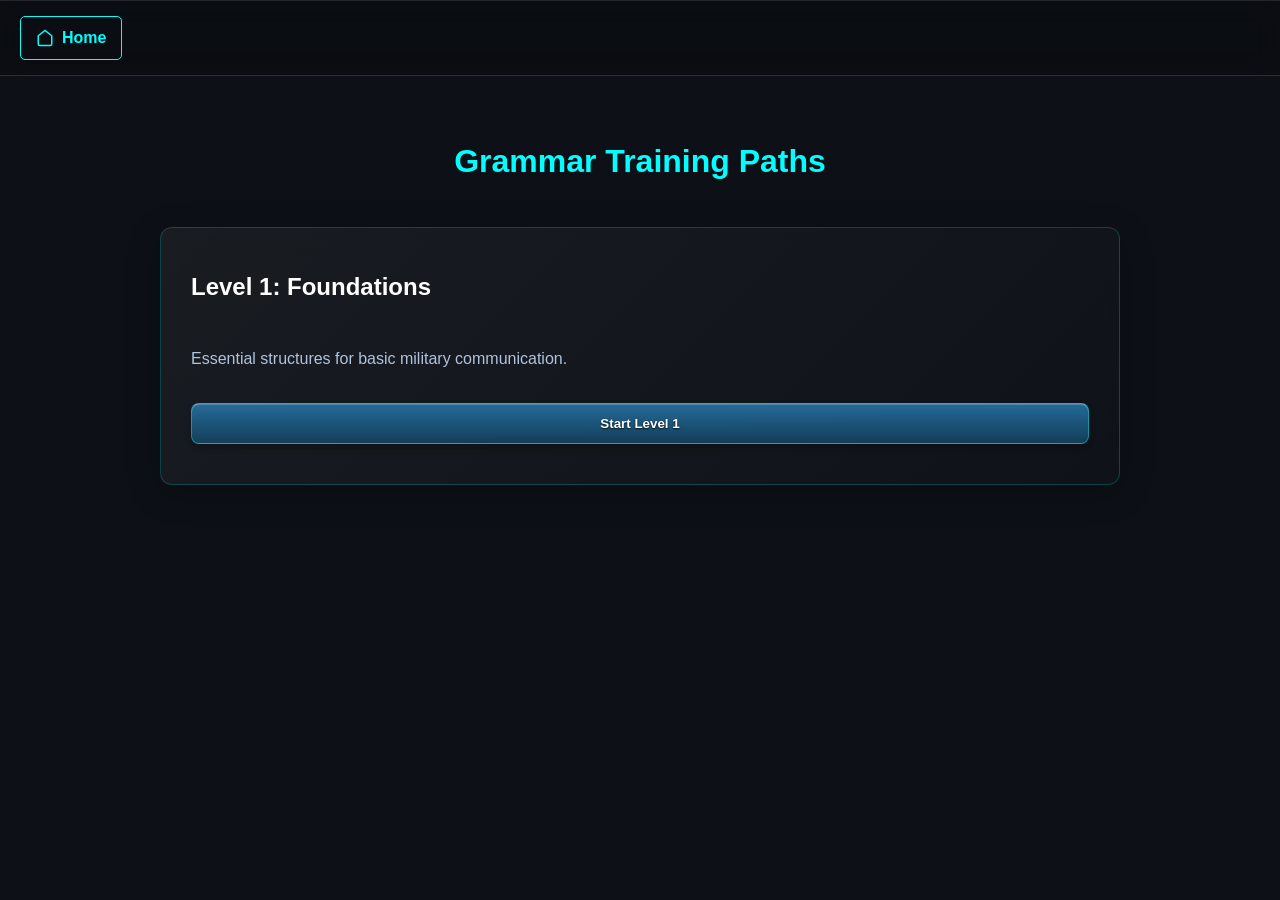
<file: grammar.html>
<!DOCTYPE html>
<html lang="en">
<head>
    <meta charset="UTF-8">
    <meta name="viewport" content="width=device-width, initial-scale=1.0">
    <title>Grammar Levels - ECL Hub</title>
    <link rel="stylesheet" href="style.css">
    <style>
        .top-nav { padding: 15px 20px; display: flex; gap: 15px; background: rgba(0,0,0,0.2); }
        .nav-btn { color: #00FFFF; text-decoration: none; border: 1px solid #00FFFF; padding: 8px 15px; border-radius: 5px; display: flex; align-items: center; gap: 8px; font-weight: bold; }
        .nav-btn:hover { background: rgba(0,255,255,0.1); }
    </style>
</head>
<body>
    <header class="top-nav">
        <a href="index.html" class="nav-btn">
            <svg width="18" height="18" viewBox="0 0 24 24" fill="none" stroke="currentColor" stroke-width="2"><path d="M3 9l9-7 9 7v11a2 2 0 0 1-2 2H5a2 2 0 0 1-2-2z"></path></svg>
            Home
        </a>
    </header>

    <main>
        <h1 style="text-align: center; color: #00FFFF; margin-top: 40px;">Grammar Training Paths</h1>
        <div class="training-grid" style="margin-top: 40px;">
            <section>
                <h3>Level 1: Foundations</h3>
                <p>Essential structures for basic military communication.</p>
                <button class="btn-study" onclick="window.location.href='grammar-foundations.html'">Start Level 1</button>
            </section>
        </div>
    </main>
</body>
</html>
</file>
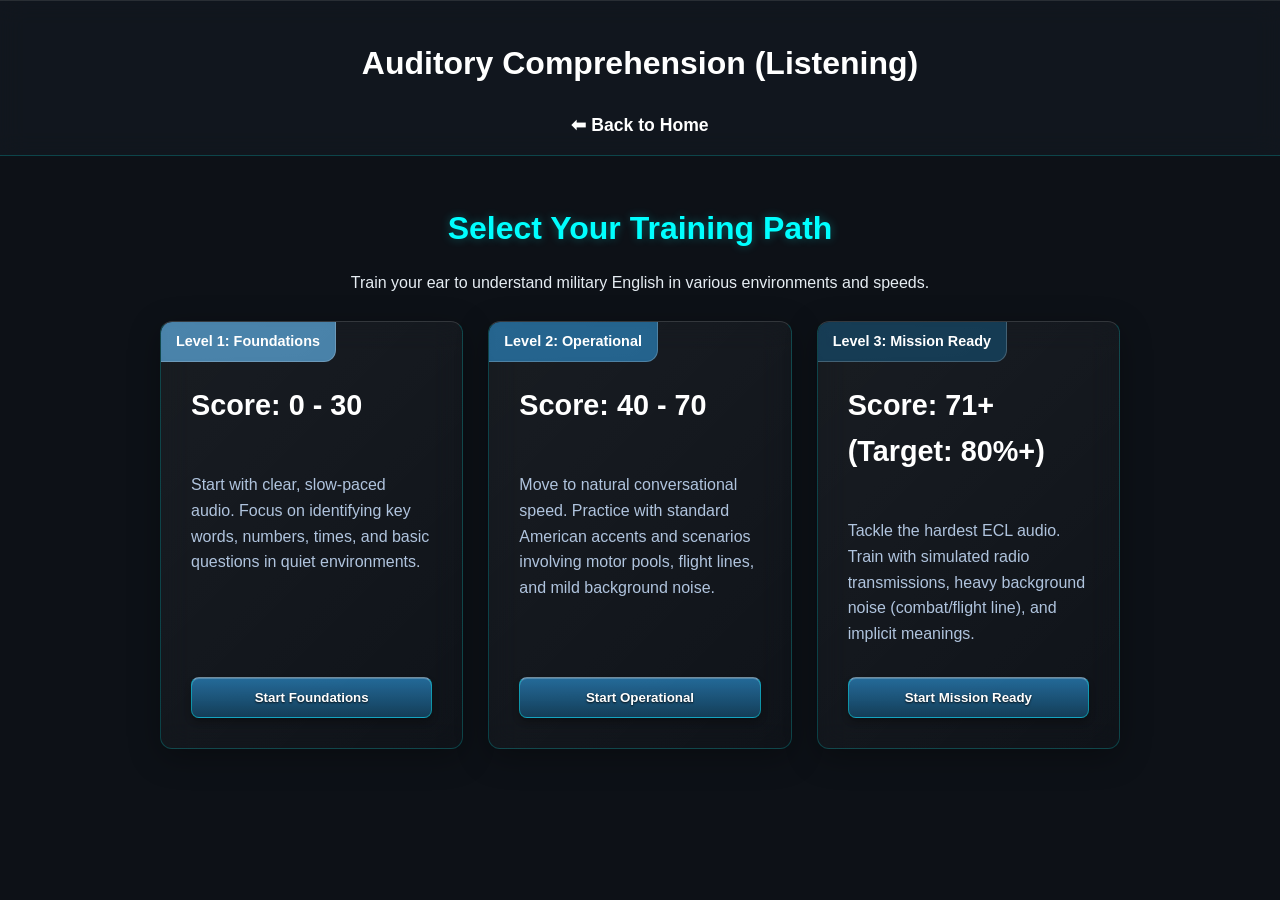
<file: listening.html>
<!DOCTYPE html>
<html lang="en">
<head>
    <meta charset="UTF-8">
    <meta name="viewport" content="width=device-width, initial-scale=1.0">
    <title>ECL Listening Skills</title>
    <link rel="stylesheet" href="style.css">
</head>
<body>

<header>
    <h1>Auditory Comprehension (Listening)</h1>
    <nav>
        <ul>
            <li><a href="index.html">⬅ Back to Home</a></li>
        </ul>
    </nav>
</header>

<main>
    <section class="level-section">
        <div class="section-header">
            <h2>Select Your Training Path</h2>
            <p>Train your ear to understand military English in various environments and speeds.</p>
        </div>
        
        <div class="levels-grid">
            <div class="level-card beginner">
                <div class="level-badge">Level 1: Foundations</div>
                <h3>Score: 0 - 30</h3>
                <p>Start with clear, slow-paced audio. Focus on identifying key words, numbers, times, and basic questions in quiet environments.</p>
                <button class="btn-study">Start Foundations</button>
            </div>

            <div class="level-card intermediate">
                <div class="level-badge">Level 2: Operational</div>
                <h3>Score: 40 - 70</h3>
                <p>Move to natural conversational speed. Practice with standard American accents and scenarios involving motor pools, flight lines, and mild background noise.</p>
                <button class="btn-study">Start Operational</button>
            </div>

            <div class="level-card advanced">
                <div class="level-badge">Level 3: Mission Ready</div>
                <h3>Score: 71+ (Target: 80%+)</h3>
                <p>Tackle the hardest ECL audio. Train with simulated radio transmissions, heavy background noise (combat/flight line), and implicit meanings.</p>
                <button class="btn-study">Start Mission Ready</button>
            </div>
        </div>
    </section>
</main>

<script src="script.js"></script>
</body>
</html>
</file>
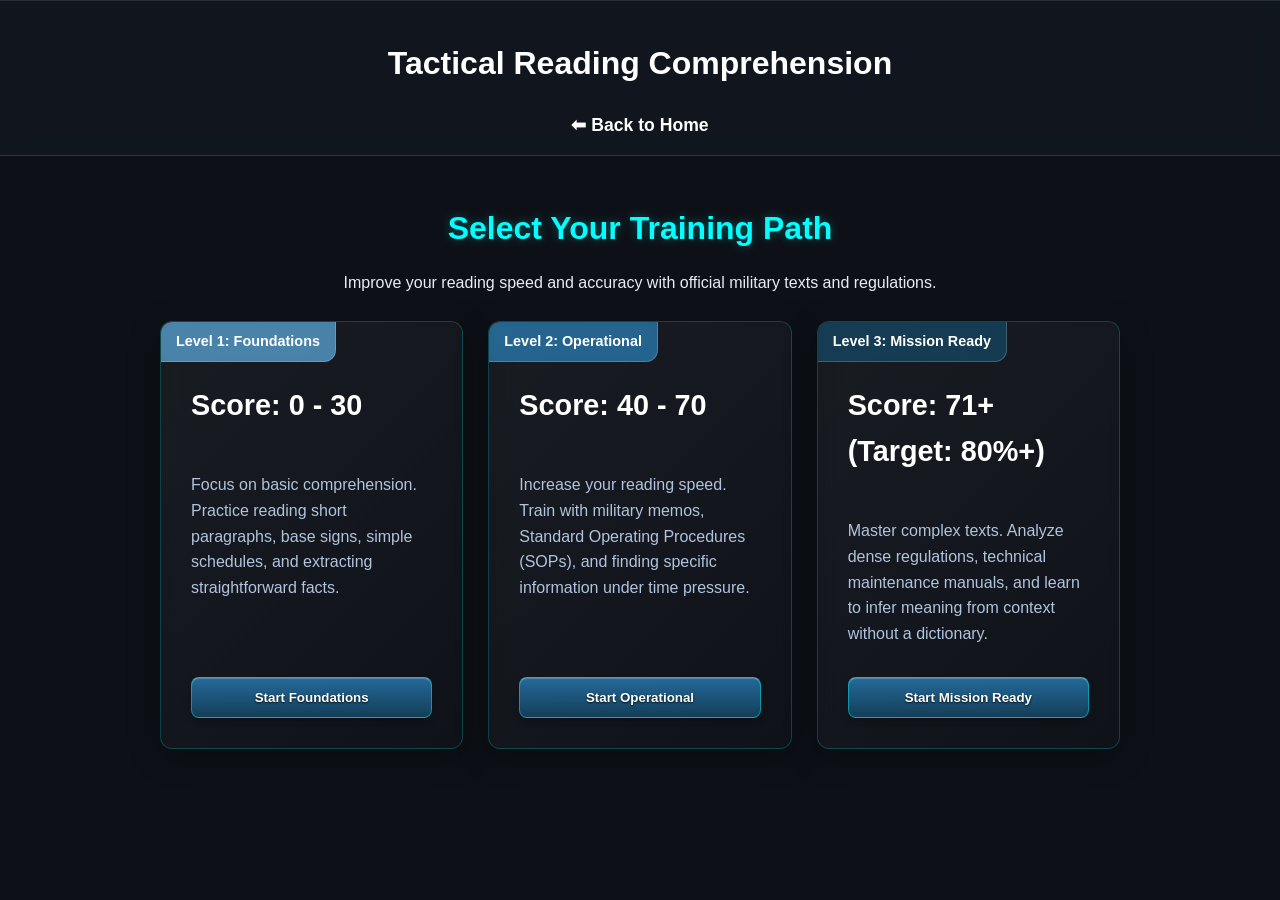
<file: reading.html>
<!DOCTYPE html>
<html lang="en">
<head>
    <meta charset="UTF-8">
    <meta name="viewport" content="width=device-width, initial-scale=1.0">
    <title>ECL Reading Comprehension</title>
    <link rel="stylesheet" href="style.css">
</head>
<body>

<header>
    <h1>Tactical Reading Comprehension</h1>
    <nav>
        <ul>
            <li><a href="index.html">⬅ Back to Home</a></li>
        </ul>
    </nav>
</header>

<main>
    <section class="level-section">
        <div class="section-header">
            <h2>Select Your Training Path</h2>
            <p>Improve your reading speed and accuracy with official military texts and regulations.</p>
        </div>
        
        <div class="levels-grid">
            <div class="level-card beginner">
                <div class="level-badge">Level 1: Foundations</div>
                <h3>Score: 0 - 30</h3>
                <p>Focus on basic comprehension. Practice reading short paragraphs, base signs, simple schedules, and extracting straightforward facts.</p>
                <button class="btn-study">Start Foundations</button>
            </div>

            <div class="level-card intermediate">
                <div class="level-badge">Level 2: Operational</div>
                <h3>Score: 40 - 70</h3>
                <p>Increase your reading speed. Train with military memos, Standard Operating Procedures (SOPs), and finding specific information under time pressure.</p>
                <button class="btn-study">Start Operational</button>
            </div>

            <div class="level-card advanced">
                <div class="level-badge">Level 3: Mission Ready</div>
                <h3>Score: 71+ (Target: 80%+)</h3>
                <p>Master complex texts. Analyze dense regulations, technical maintenance manuals, and learn to infer meaning from context without a dictionary.</p>
                <button class="btn-study">Start Mission Ready</button>
            </div>
        </div>
    </section>
</main>

<script src="script.js"></script>
</body>
</html>
</file>
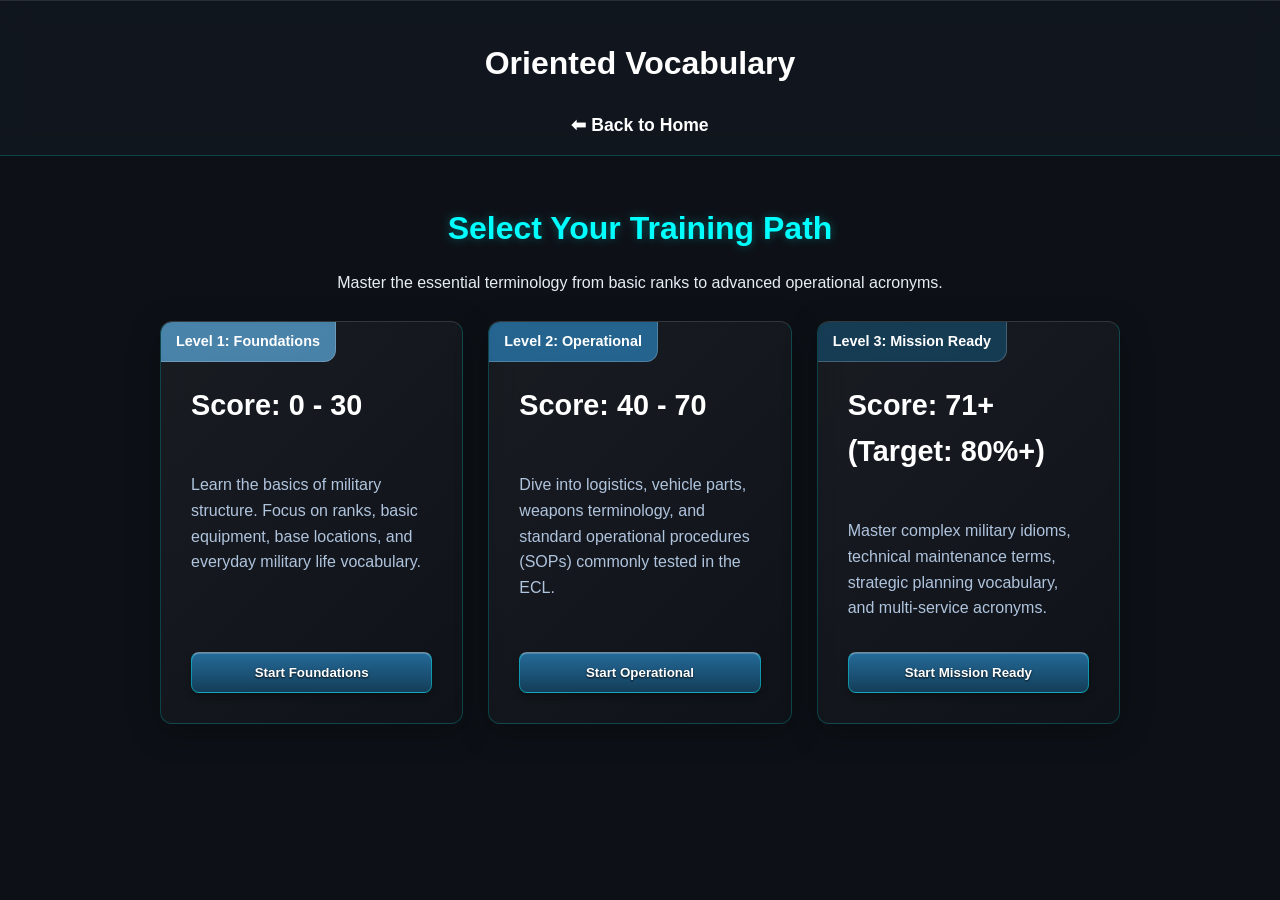
<file: vocab.html>
<!DOCTYPE html>
<html lang="en">
<head>
    <meta charset="UTF-8">
    <meta name="viewport" content="width=device-width, initial-scale=1.0">
    <title>ECL Vocabulary Module</title>
    <link rel="stylesheet" href="style.css">
</head>
<body>

<header>
    <h1>Oriented Vocabulary</h1>
    <nav>
        <ul>
            <li><a href="index.html">⬅ Back to Home</a></li>
        </ul>
    </nav>
</header>

<main>
    <section class="level-section">
        <div class="section-header">
            <h2>Select Your Training Path</h2>
            <p>Master the essential terminology from basic ranks to advanced operational acronyms.</p>
        </div>
        
        <div class="levels-grid">
            <div class="level-card beginner">
                <div class="level-badge">Level 1: Foundations</div>
                <h3>Score: 0 - 30</h3>
                <p>Learn the basics of military structure. Focus on ranks, basic equipment, base locations, and everyday military life vocabulary.</p>
                <button class="btn-study">Start Foundations</button>
            </div>

            <div class="level-card intermediate">
                <div class="level-badge">Level 2: Operational</div>
                <h3>Score: 40 - 70</h3>
                <p>Dive into logistics, vehicle parts, weapons terminology, and standard operational procedures (SOPs) commonly tested in the ECL.</p>
                <button class="btn-study">Start Operational</button>
            </div>

            <div class="level-card advanced">
                <div class="level-badge">Level 3: Mission Ready</div>
                <h3>Score: 71+ (Target: 80%+)</h3>
                <p>Master complex military idioms, technical maintenance terms, strategic planning vocabulary, and multi-service acronyms.</p>
                <button class="btn-study">Start Mission Ready</button>
            </div>
        </div>
    </section>
</main>

<script src="script.js"></script>
</body>
</html>
</file>
<file: style.css>
* {
    box-sizing: border-box;
}

body {
    font-family: 'Segoe UI', Arial, sans-serif;
    line-height: 1.6;
    margin: 0;
    padding: 0;
    background-color: #0d1117; 
    color: #e6edf3; 
    /* Opcional: Si tuvieras una imagen de fondo, el cristal se vería aún mejor, 
       pero con este color sólido oscuro el neon resalta espectacular */
}

/* --- ESTILOS DEL BANNER --- */
.banner-container {
    width: 100%;
    /* Efecto Aero en el contenedor del banner */
    background: rgba(27, 38, 49, 0.4); 
    backdrop-filter: blur(10px);
    -webkit-backdrop-filter: blur(10px);
    display: flex;
    justify-content: center;
    border-bottom: 1px solid rgba(0, 255, 255, 0.5);
    box-shadow: 0 4px 15px rgba(0, 255, 255, 0.2);
    padding: 0 10px; 
}

.main-banner {
    width: 95%; 
    max-width: 1200px; 
    height: auto; 
    max-height: 350px; 
    object-fit: contain; 
    display: block;
    margin: 0 auto;
}

/* --- BARRA DE NAVEGACIÓN (Aero Glass) --- */
header {
    background: rgba(27, 38, 49, 0.3); /* Cristal muy transparente */
    backdrop-filter: blur(12px); /* El desenfoque estilo Vista */
    -webkit-backdrop-filter: blur(12px);
    color: #ffffff;
    padding: 1rem; 
    text-align: center;
    border-bottom: 1px solid rgba(0, 255, 255, 0.2); 
    border-top: 1px solid rgba(255, 255, 255, 0.1); /* Reflejo de luz en el borde */
}

nav ul {
    list-style: none;
    padding: 0;
    display: flex;
    justify-content: center;
    gap: 75px; 
    flex-wrap: wrap;
    margin: 0; 
}

nav a {
    color: #ffffff; 
    text-decoration: none;
    font-weight: bold;
    transition: all 0.4s ease; /* Transición más suave estilo Windows */
    font-size: 1.1rem; 
    padding: 5px 15px;
    border-radius: 5px;
}

nav a:hover {
    color: #00FFFF; 
    text-shadow: 0 0 8px rgba(0, 255, 255, 0.8); 
    background: rgba(0, 255, 255, 0.1); /* Ligero resplandor detrás del botón */
}

main {
    max-width: 1000px; 
    margin: 0 auto;
    padding: 20px;
    background-color: transparent; 
}

/* --- ESTILO BASE DE FICHAS AERO GLASS --- */
section {
    /* Gradiente semitransparente para simular el grosor del cristal */
    background: linear-gradient(135deg, rgba(255, 255, 255, 0.05) 0%, rgba(255, 255, 255, 0.01) 100%);
    backdrop-filter: blur(15px); /* Magia de Windows Vista */
    -webkit-backdrop-filter: blur(15px);
    padding: 25px;
    margin-bottom: 20px;
    border-radius: 12px;
    box-shadow: 0 8px 32px 0 rgba(0, 0, 0, 0.3); /* Sombra de profundidad */
    /* Bordes: Arriba y a la izquierda simulan la luz pegando en el cristal */
    border: 1px solid rgba(0, 255, 255, 0.2);
    border-top: 1px solid rgba(255, 255, 255, 0.15);
    border-left: 1px solid rgba(255, 255, 255, 0.05);
    color: #e6edf3; /* Texto claro para que se lea en el fondo oscuro */
}

.level-section {
    background: transparent; 
    box-shadow: none;
    border: none;
    backdrop-filter: none;
    padding: 0;
    margin-bottom: 40px;
}

.section-header {
    text-align: center;
    margin-bottom: 25px;
}

.section-header h2 {
    color: #00FFFF; /* Títulos principales en Cian Neón */
    font-size: 2rem;
    margin-bottom: 5px;
    text-shadow: 0 0 10px rgba(0, 255, 255, 0.3);
}

.levels-grid {
    display: grid;
    grid-template-columns: repeat(auto-fit, minmax(300px, 1fr));
    gap: 25px;
}

/* --- FICHAS DE CONTENIDO (MODULE PAGES) AERO CYBERPUNK --- */
.level-card {
    background: linear-gradient(135deg, rgba(255, 255, 255, 0.05), rgba(255, 255, 255, 0.01));
    backdrop-filter: blur(15px);
    -webkit-backdrop-filter: blur(15px);
    border-radius: 12px;
    padding: 30px;
    box-shadow: 0 8px 32px 0 rgba(0, 0, 0, 0.3);
    border: 1px solid rgba(0, 255, 255, 0.2);
    border-top: 1px solid rgba(255, 255, 255, 0.15);
    transition: all 0.4s ease;
    display: flex;
    flex-direction: column;
    position: relative;
    overflow: hidden;
    color: #e6edf3; 
}

.level-card:hover {
    transform: translateY(-10px);
    background: linear-gradient(135deg, rgba(0, 255, 255, 0.1), rgba(0, 255, 255, 0.02));
    border: 1px solid #00FFFF; 
    border-top: 1px solid rgba(255, 255, 255, 0.4);
    box-shadow: 0 10px 30px rgba(0, 255, 255, 0.2), inset 0 0 15px rgba(0, 255, 255, 0.1); 
    animation: neon-pulse 1.5s ease-in-out infinite alternate;
}

.level-badge {
    color: white;
    padding: 8px 15px;
    font-weight: bold;
    border-radius: 0 0 12px 0;
    position: absolute;
    top: 0;
    left: 0;
    font-size: 0.9rem;
    background: rgba(255, 255, 255, 0.1);
    backdrop-filter: blur(5px);
    border-right: 1px solid rgba(255, 255, 255, 0.2);
    border-bottom: 1px solid rgba(255, 255, 255, 0.2);
}

/* Colores de las insignias con transparencia */
.beginner .level-badge { background-color: rgba(93, 173, 226, 0.7); }
.intermediate .level-badge { background-color: rgba(41, 128, 185, 0.7); }
.advanced .level-badge { background-color: rgba(21, 67, 96, 0.8); }

.level-card h3 {
    margin-top: 30px;
    font-size: 1.8rem;
    color: #ffffff; 
}

.level-card p {
    flex-grow: 1; 
    color: #b0c4de; /* Azul acero muy clarito para lectura cómoda */
}

/* --- FICHAS DEL HOME AERO CYBERPUNK --- */
.training-grid {
    display: grid;
    grid-template-columns: repeat(auto-fit, minmax(320px, 1fr));
    gap: 30px;
    margin-bottom: 30px;
}

.training-grid section {
    background: linear-gradient(135deg, rgba(255, 255, 255, 0.05), rgba(255, 255, 255, 0.01));
    backdrop-filter: blur(15px);
    -webkit-backdrop-filter: blur(15px);
    padding: 40px 30px;
    border-radius: 12px;
    box-shadow: 0 8px 32px 0 rgba(0, 0, 0, 0.3);
    border: 1px solid rgba(0, 255, 255, 0.2);
    border-top: 1px solid rgba(255, 255, 255, 0.15);
    transition: all 0.4s ease;
    display: flex;
    flex-direction: column;
    justify-content: space-between;
    min-height: 250px;
    margin-bottom: 0; 
    color: #e6edf3; 
}

.training-grid section:hover {
    transform: translateY(-12px) scale(1.02); /* Pequeño zoom 3D */
    background: linear-gradient(135deg, rgba(0, 255, 255, 0.08), rgba(0, 255, 255, 0.01));
    border: 1px solid #00FFFF;
    border-top: 1px solid rgba(255, 255, 255, 0.4);
    box-shadow: 0 10px 30px rgba(0, 255, 255, 0.2), inset 0 0 15px rgba(0, 255, 255, 0.1);
    animation: neon-pulse 1.5s ease-in-out infinite alternate;
}

.training-grid h3 {
    font-size: 1.5rem;
    color: #ffffff; 
    margin-top: 0;
}

.training-grid p {
    color: #b0c4de;
}

.mock-highlight {
    background: linear-gradient(135deg, rgba(21, 67, 96, 0.6), rgba(41, 128, 185, 0.4));
    border: 1px solid #00FFFF; 
    border-top: 1px solid rgba(255, 255, 255, 0.3);
    color: white;
    text-align: center;
    padding: 40px !important;
}

.mock-highlight h2 {
    color: #ffffff;
    text-shadow: 0 0 10px rgba(0, 255, 255, 0.5);
}

/* --- BOTONES GLOSSY ESTILO AERO --- */
.btn-study, .btn-start {
    /* Efecto pastilla brillante (glossy) */
    background: linear-gradient(to bottom, rgba(41, 128, 185, 0.8), rgba(21, 67, 96, 0.9));
    color: white;
    border: 1px solid rgba(0, 255, 255, 0.4);
    border-top: 1px solid rgba(255, 255, 255, 0.4); /* Reflejo superior */
    box-shadow: inset 0 1px 0 rgba(255,255,255,0.2), 0 4px 6px rgba(0,0,0,0.3);
    padding: 12px 20px;
    border-radius: 8px;
    cursor: pointer;
    font-weight: bold;
    transition: all 0.3s ease;
    width: 100%; 
    margin-top: 15px;
    text-shadow: 0 1px 2px rgba(0,0,0,0.8); /* Sombra en el texto para legibilidad */
}

.btn-start {
    background: linear-gradient(to bottom, rgba(241, 196, 15, 0.9), rgba(184, 134, 11, 0.9));
    color: #1b2631;
    border: 1px solid rgba(255, 215, 0, 0.6);
    border-top: 1px solid rgba(255, 255, 255, 0.6);
    text-shadow: none;
}

.btn-study:hover {
    background: linear-gradient(to bottom, rgba(0, 255, 255, 0.5), rgba(41, 128, 185, 0.9));
    border-color: #00FFFF;
    box-shadow: 0 0 15px rgba(0, 255, 255, 0.6);
}

.btn-start:hover {
    background: linear-gradient(to bottom, rgba(255, 255, 0, 0.9), rgba(218, 165, 32, 0.9));
    box-shadow: 0 0 15px rgba(241, 196, 15, 0.6);
}

/* --- ESTILOS DE LA VENTANA EMERGENTE (MODAL AERO) --- */
.modal {
    display: none; 
    position: fixed;
    z-index: 1000;
    left: 0;
    top: 0;
    width: 100%;
    height: 100%;
    background-color: rgba(13, 17, 23, 0.7); 
    backdrop-filter: blur(8px); 
    -webkit-backdrop-filter: blur(8px);
}

.modal-content {
    background: linear-gradient(135deg, rgba(27, 38, 49, 0.85), rgba(13, 17, 23, 0.95));
    backdrop-filter: blur(20px);
    -webkit-backdrop-filter: blur(20px);
    border: 1px solid rgba(0, 255, 255, 0.3);
    border-top: 1px solid rgba(255, 255, 255, 0.2);
    color: #e6edf3; 
    margin: 5vh auto; 
    padding: 40px;
    border-radius: 12px;
    width: 90%;
    max-width: 900px;
    position: relative;
    /* Animación más suave al estilo Windows Vista abriendo una ventana */
    animation: aero-open 0.4s cubic-bezier(0.175, 0.885, 0.32, 1.275) both; 
    box-shadow: 0 15px 50px rgba(0,0,0,0.5);
    max-height: 85vh; 
    overflow-y: auto; 
}

@keyframes aero-open {
    from { transform: scale(0.95) translateY(-20px); opacity: 0; }
    to { transform: scale(1) translateY(0); opacity: 1; }
}

.close-btn {
    position: absolute;
    top: 15px;
    right: 25px;
    color: #b0c4de;
    font-size: 35px;
    font-weight: bold;
    cursor: pointer;
    transition: 0.3s;
}

.close-btn:hover {
    color: #00FFFF;
    text-shadow: 0 0 10px rgba(0, 255, 255, 0.8);
}

.modal h2 {
    color: #00FFFF;
    text-align: center;
    margin-top: 0;
    text-shadow: 0 0 10px rgba(0, 255, 255, 0.3);
}

.modal-subtitle {
    text-align: center;
    color: #b0c4de;
    font-weight: bold;
    margin-bottom: 30px;
}

.info-cards-container {
    display: grid;
    grid-template-columns: repeat(auto-fit, minmax(300px, 1fr));
    gap: 20px;
}

.info-card {
    background: rgba(255, 255, 255, 0.03);
    backdrop-filter: blur(10px);
    border: 1px solid rgba(255, 255, 255, 0.05);
    border-left: 3px solid #2980b9;
    padding: 20px;
    border-radius: 8px;
    box-shadow: 0 4px 6px rgba(0,0,0,0.2);
    transition: all 0.3s ease;
}

.info-card:hover {
    transform: translateY(-5px);
    box-shadow: 0 10px 20px rgba(0, 255, 255, 0.1);
    border-left: 3px solid #00FFFF; 
    background: rgba(255, 255, 255, 0.08);
}

.info-card h4 {
    color: #ffffff;
    margin-top: 0;
    font-size: 1.2rem;
    border-bottom: 1px solid rgba(255, 255, 255, 0.1);
    padding-bottom: 10px;
}

.how-we-help {
    margin-top: 15px;
    background-color: rgba(41, 128, 185, 0.1); 
    padding: 12px;
    border-radius: 6px;
    font-size: 0.9rem;
    color: #b0c4de;
    border: 1px dashed rgba(0, 255, 255, 0.3);
}

/* --- ANIMACIONES ADICIONALES --- */
@keyframes neon-pulse {
    from {
        box-shadow: 0 0 5px rgba(0, 255, 255, 0.2), 
                    0 0 10px rgba(0, 255, 255, 0.1);
    }
    to {
        box-shadow: 0 0 15px rgba(0, 255, 255, 0.5), 
                    0 0 25px rgba(0, 255, 255, 0.3), 
                    inset 0 0 10px rgba(0, 255, 255, 0.1);
    }
}
</file>
